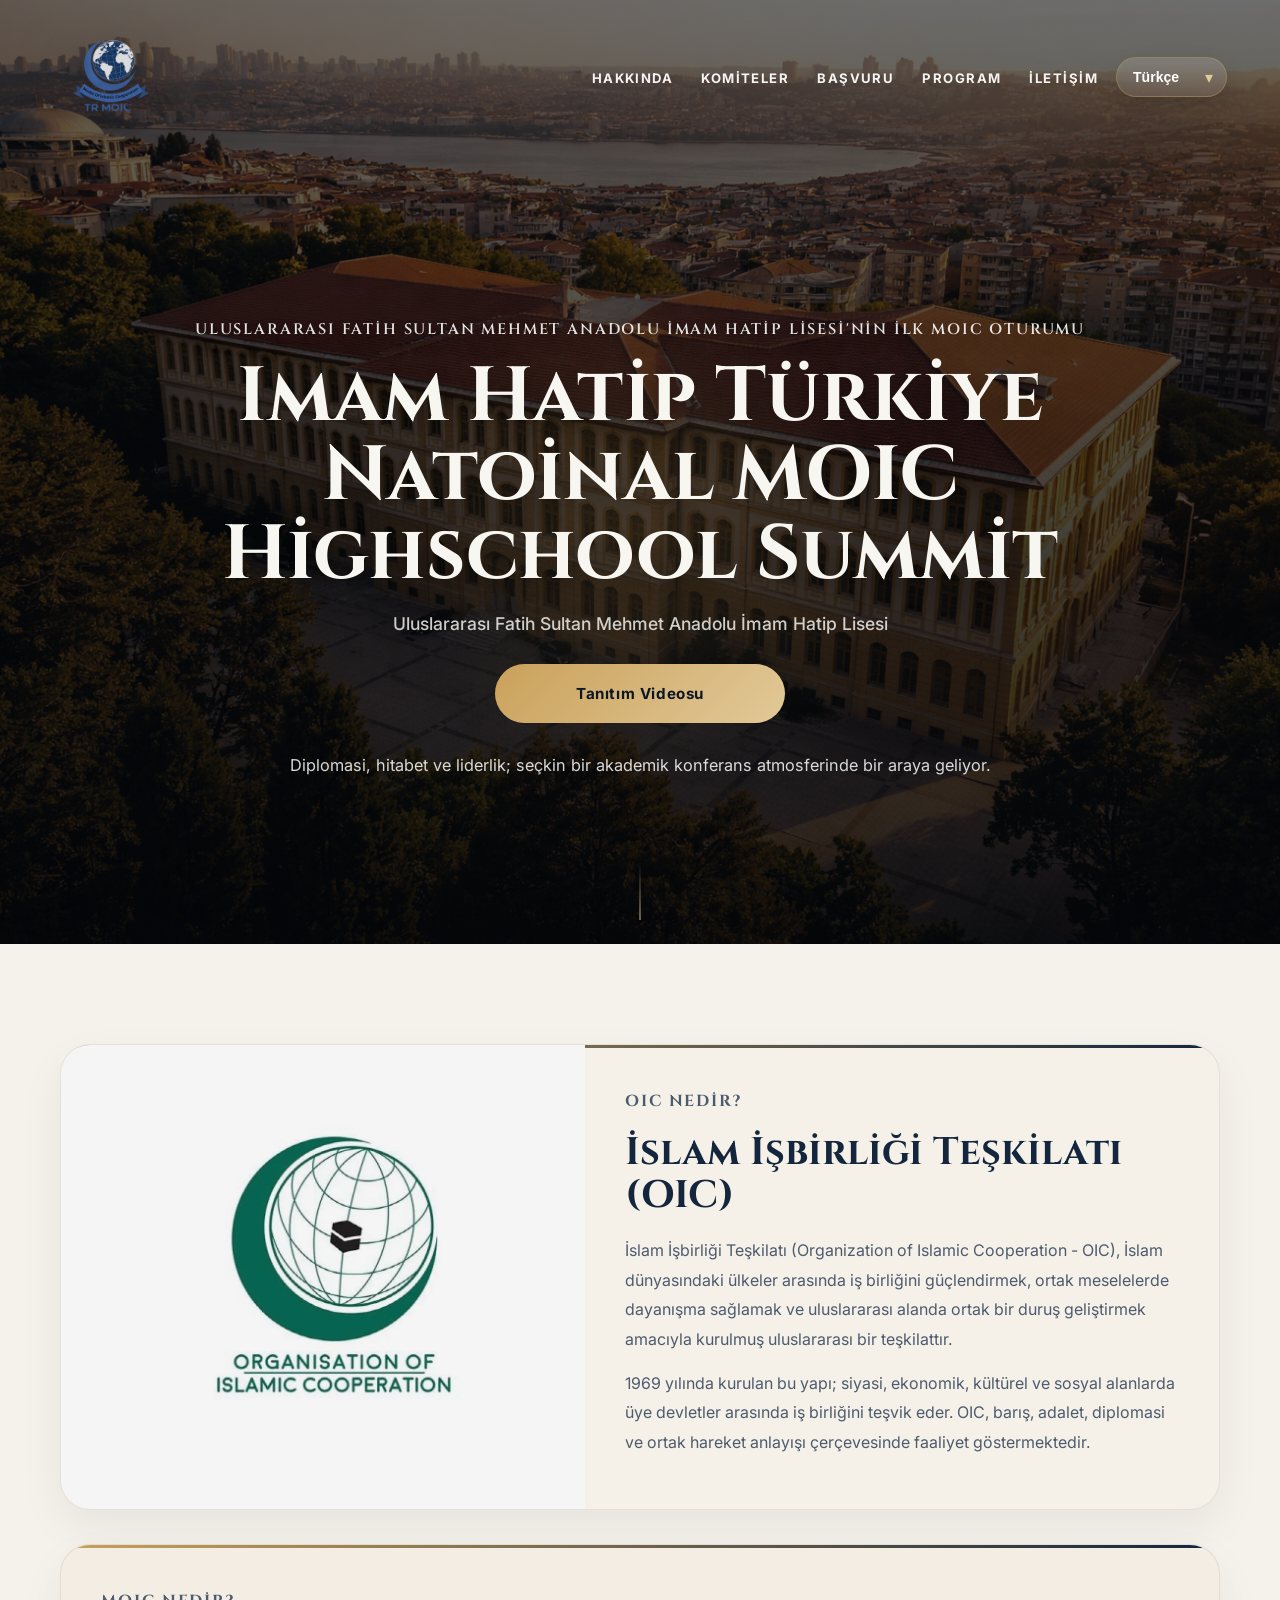
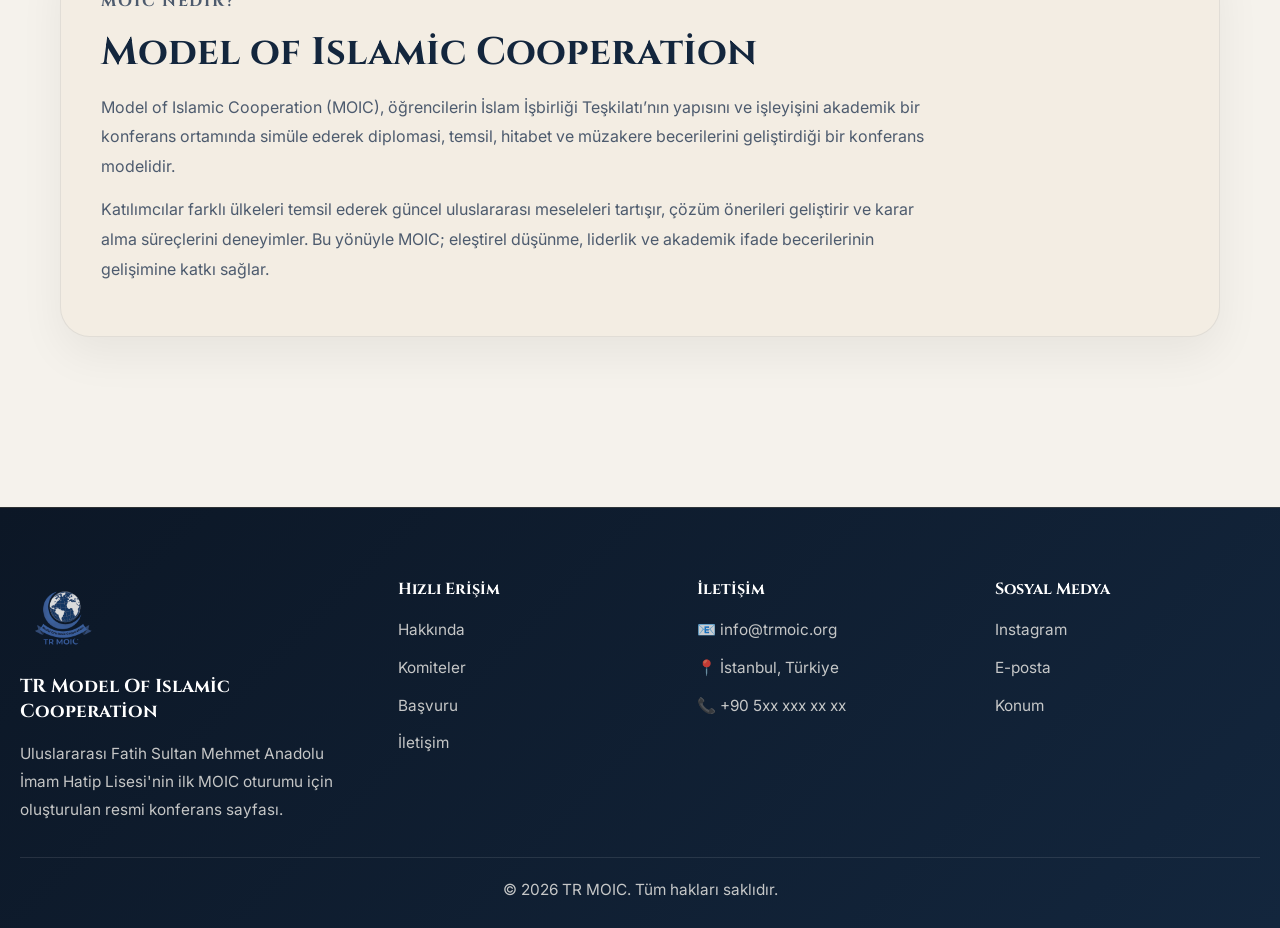
<file: index.html>
<!DOCTYPE html>
<html dir="ltr" lang="tr">
 <head>
  <meta charset="utf-8"/>
  <meta content="width=device-width, initial-scale=1.0" name="viewport"/>
  <title>
   TR MOIC
  </title>
  <link href="https://fonts.googleapis.com" rel="preconnect"/>
  <link crossorigin="" href="https://fonts.gstatic.com" rel="preconnect"/>
  <link href="https://fonts.googleapis.com/css2?family=Cinzel:wght@400;500;600;700&amp;family=Inter:wght@300;400;500;600;700&amp;family=Noto+Naskh+Arabic:wght@400;500;600;700&amp;display=swap" rel="stylesheet"/>
  <link href="styles.css" rel="stylesheet"/>
 </head>
 <body>
  <header class="hero">
   <nav class="navbar" id="navbar">
    <a aria-label="TR MOIC" class="brand" href="index.html">
     <img alt="TR MOIC Logo" class="brand-logo" src="logo.png"/>
    </a>
    <button aria-label="Menüyü aç/kapat" class="menu-toggle" id="menuToggle">
     <span>
     </span>
     <span>
     </span>
     <span>
     </span>
    </button>
    <div class="nav-right">
     <ul class="nav-links" id="navLinks">
      <li class="nav-item has-dropdown">
       <a data-i18n="nav.about" href="index.html">
        Hakkında
       </a>
       <div class="dropdown-menu">
        <a data-i18n="drop.about.one" href="ufsm.html">
         UFSM AİHL
        </a>
        <a data-i18n="drop.about.two" href="icyf.html">
         ICYF
        </a>
       </div>
      </li>
      <li class="nav-item">
  <a href="committees.html">Komiteler</a>
      </li>
<li class="nav-item">
  <a href="delegate-application.html">Başvuru</a>
</li>
     <li class="nav-item has-dropdown">
  <a href="program-flow.html">Program</a>
  <div class="dropdown-menu">
    <a href="program-flow.html">Program Akışı</a>
    <a href="rules.html">Şartlar ve Kurallar</a>
    <a href="sponsors.html">Sponsorlar</a>
    <a href="team.html">Takım</a>
  </div>
</li>
      <li class="nav-item">
       <a data-i18n="nav.contact" href="contact.html">
        İletişim
       </a>
      </li>
     </ul>
     <div class="language-switcher">
      <label class="sr-only" for="languageSelect">
       Dil seç
      </label>
      <select aria-label="Dil seç" class="language-select" id="languageSelect">
       <option value="tr">
        Türkçe
       </option>
       <option value="en">
        English
       </option>
       <option value="ar">
        العربية
       </option>
      </select>
     </div>
    </div>
   </nav>
   <div class="hero-overlay">
   </div>
   <div class="hero-content">
    <p class="eyebrow" data-i18n="hero.eyebrow">
     Uluslararası Fatih Sultan Mehmet Anadolu İmam Hatip Lisesi'nin ilk MOIC oturumu
    </p>
    <h1 data-i18n="hero.title">
     Imam Hatip Türkiye Natoinal MOIC Highschool Summit
    </h1>
    <p class="hero-date" data-i18n="hero.school">
     Uluslararası Fatih Sultan Mehmet Anadolu İmam Hatip Lisesi
    </p>
    <div class="hero-actions">
     <a class="btn btn-primary" data-i18n="hero.button" href="#register">
      Tanıtım Videosu
     </a>
    </div>
    <p class="hero-description" data-i18n="hero.description">
     Diplomasi, hitabet ve liderlik; seçkin bir akademik konferans atmosferinde bir araya geliyor.
    </p>
   </div>
   <div class="scroll-indicator">
    <span>
    </span>
   </div>
  </header>
  <main>

    <section class="info-section" id="about">

  <article class="info-card info-card-oic">
    <div class="info-card-media">
      <img src="images/OİC.jpg" alt="OIC toplantı görseli">
    </div>

    <div class="info-card-content">
      <p class="section-tag">OIC Nedir?</p>
      <h2>İslam İşbirliği Teşkilatı (OIC)</h2>
      <p>
        İslam İşbirliği Teşkilatı (Organization of Islamic Cooperation - OIC), İslam dünyasındaki ülkeler arasında iş birliğini güçlendirmek,
        ortak meselelerde dayanışma sağlamak ve uluslararası alanda ortak bir duruş geliştirmek amacıyla kurulmuş uluslararası bir teşkilattır.
      </p>
      <p>
        1969 yılında kurulan bu yapı; siyasi, ekonomik, kültürel ve sosyal alanlarda üye devletler arasında iş birliğini teşvik eder.
        OIC, barış, adalet, diplomasi ve ortak hareket anlayışı çerçevesinde faaliyet göstermektedir.
      </p>
    </div>
  </article>

  <article class="info-card info-card-moic">
    <div class="info-card-content">
      <p class="section-tag">MOIC Nedir?</p>
      <h2>Model of Islamic Cooperation</h2>
      <p>
        Model of Islamic Cooperation (MOIC), öğrencilerin İslam İşbirliği Teşkilatı’nın yapısını ve işleyişini akademik bir konferans ortamında
        simüle ederek diplomasi, temsil, hitabet ve müzakere becerilerini geliştirdiği bir konferans modelidir.
      </p>
      <p>
        Katılımcılar farklı ülkeleri temsil ederek güncel uluslararası meseleleri tartışır, çözüm önerileri geliştirir ve karar alma süreçlerini
        deneyimler. Bu yönüyle MOIC; eleştirel düşünme, liderlik ve akademik ifade becerilerinin gelişimine katkı sağlar.
      </p>
    </div>
  </article>

</section>
<footer class="site-footer" id="contact">
  <div class="footer-top">
    <div class="footer-brand">
      <img src="logo.png" alt="TR MOIC Logo" class="footer-logo" />
      <h3>TR Model Of Islamic Cooperation</h3>
      <p>
        Uluslararası Fatih Sultan Mehmet Anadolu İmam Hatip Lisesi'nin ilk MOIC oturumu için
        oluşturulan resmi konferans sayfası.
      </p>
    </div>

    <div class="footer-links">
      <h4>Hızlı Erişim</h4>
      <ul>
        <li><a href="#about">Hakkında</a></li>
        <li><a href="#committees">Komiteler</a></li>
        <li><a href="#register">Başvuru</a></li>
        <li><a href="contact.html">İletişim</a></li>
      </ul>
    </div>

    <div class="footer-contact">
      <h4>İletişim</h4>
      <ul>
        <li>📧 info@trmoic.org</li>
        <li>📍 İstanbul, Türkiye</li>
        <li>📞 +90 5xx xxx xx xx</li>
      </ul>
    </div>

    <div class="footer-social">
      <h4>Sosyal Medya</h4>
      <div class="social-links">
        <a href="#" aria-label="Instagram">Instagram</a>
        <a href="#" aria-label="E-posta">E-posta</a>
        <a href="#" aria-label="Konum">Konum</a>
      </div>
    </div>
  </div>

  <div class="footer-bottom">
    <p>© 2026 TR MOIC. Tüm hakları saklıdır.</p>
  </div>
</footer>
  </main>
  <script src="script.js">
  </script>
 </body>
</html>
</file>
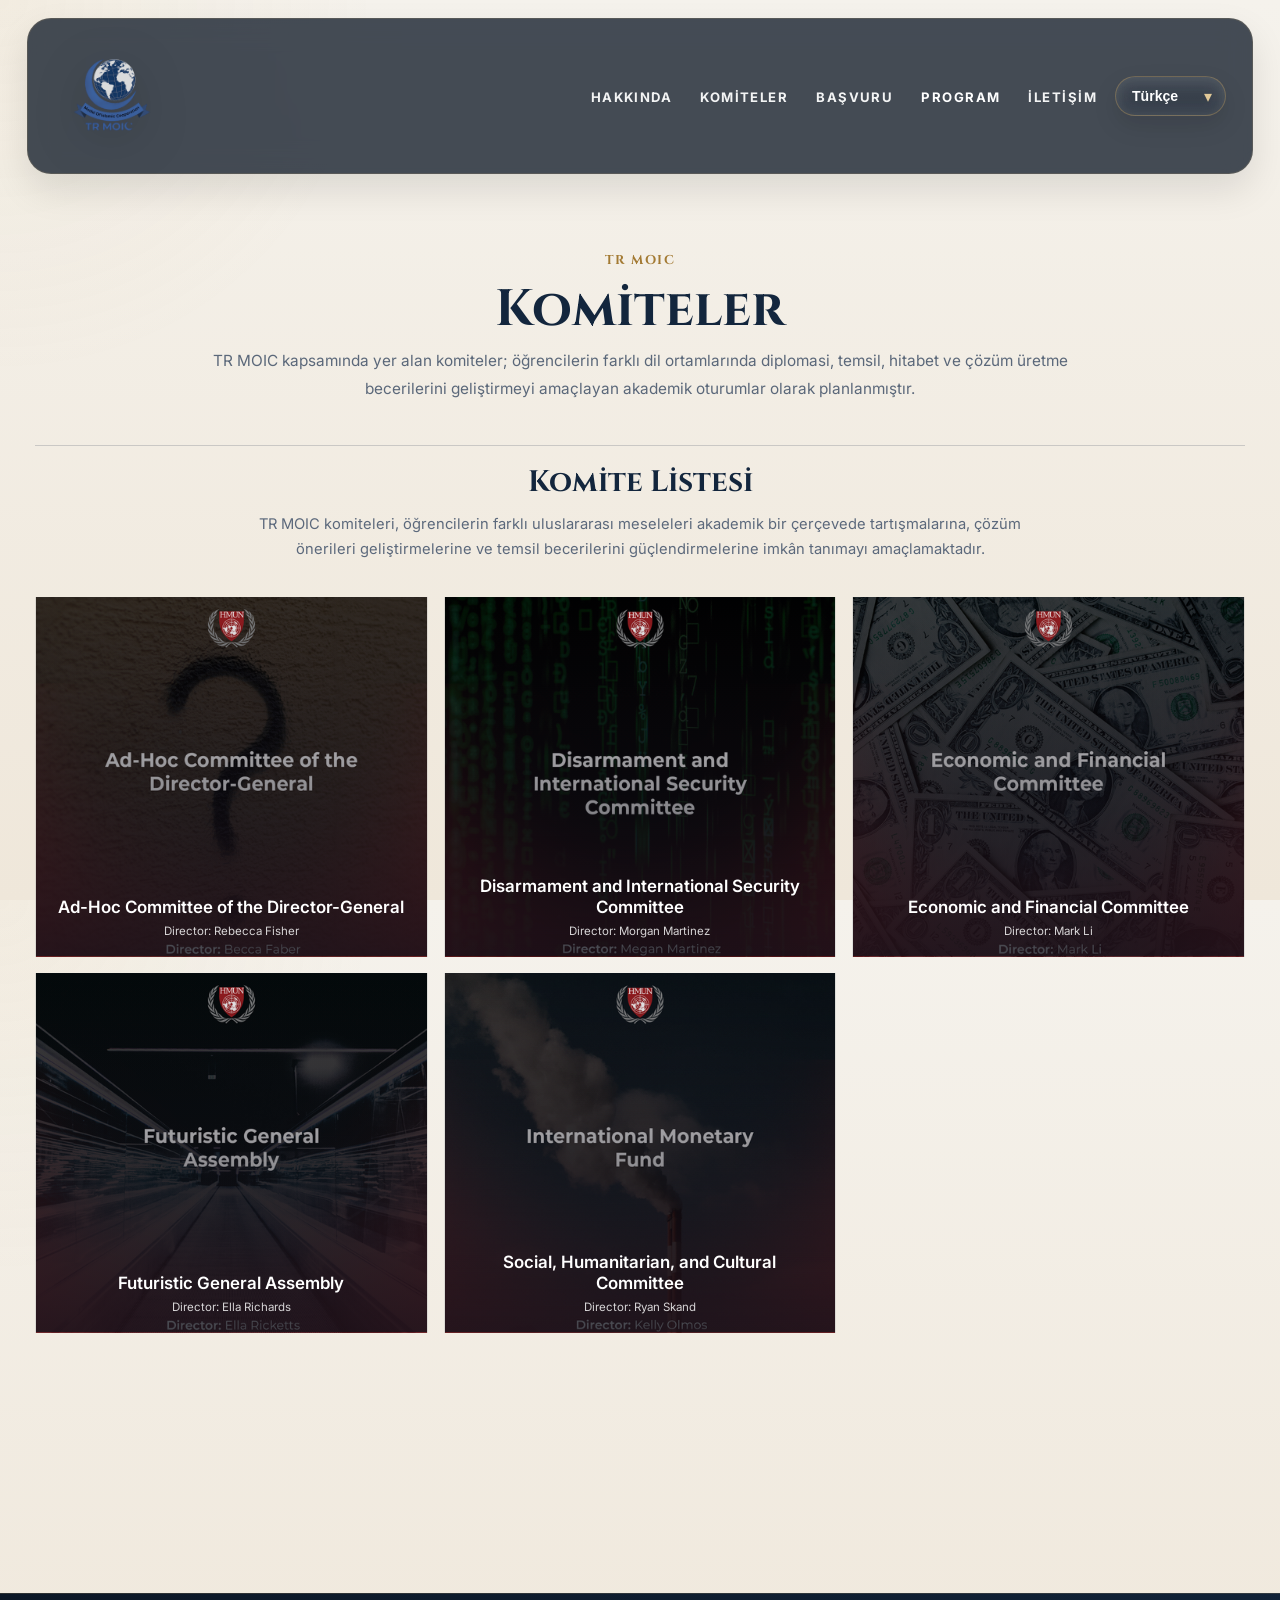
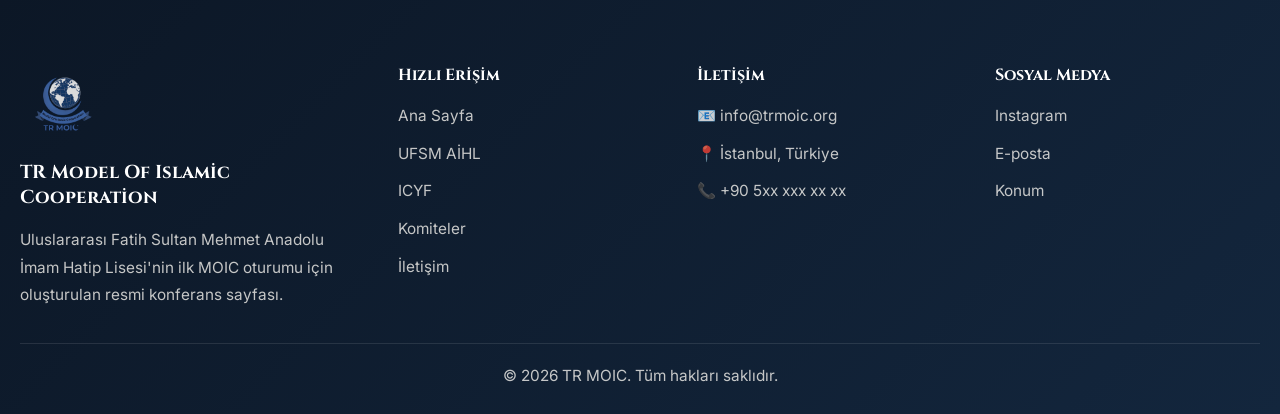
<file: committees.html>
<!DOCTYPE html>
<html lang="tr" dir="ltr">
<head>
  <meta charset="UTF-8" />
  <meta name="viewport" content="width=device-width, initial-scale=1.0" />
  <title>TR MOIC - Komiteler</title>

  <link rel="preconnect" href="https://fonts.googleapis.com" />
  <link rel="preconnect" href="https://fonts.gstatic.com" crossorigin />
  <link
    href="https://fonts.googleapis.com/css2?family=Cinzel:wght@400;500;600;700&family=Inter:wght@300;400;500;600;700&family=Noto+Naskh+Arabic:wght@400;500;600;700&display=swap"
    rel="stylesheet"
  />

  <link rel="stylesheet" href="styles.css" />
</head>
<body class="subpage-body">
  <div class="page-shell">

    <nav class="navbar inner-navbar" id="navbar">
      <a href="index.html" class="brand" aria-label="TR MOIC">
        <img src="logo.png" alt="TR MOIC Logo" class="brand-logo" />
      </a>

      <button class="menu-toggle" id="menuToggle" aria-label="Menüyü aç/kapat">
        <span></span>
        <span></span>
        <span></span>
      </button>

      <div class="nav-right">
        <ul class="nav-links" id="navLinks">
          <li class="nav-item has-dropdown">
            <a href="index.html">Hakkında</a>
            <div class="dropdown-menu">
              <a href="ufsm.html">UFSM AİHL</a>
              <a href="icyf.html">ICYF</a>
            </div>
          </li>

          <li class="nav-item has-dropdown">
            <a href="committees.html">Komiteler</a>
          </li>

          <li class="nav-item has-dropdown">
            <a href="delegate-application.html">Başvuru</a>
          </li>

          <li class="nav-item has-dropdown">
            <a href="program-flow.html" class="nav-active-link">Program</a>
            <div class="dropdown-menu">
              <a href="program-flow.html">Program Akışı</a>
              <a href="rules.html" class="nav-active-link">Şartlar ve Kurallar</a>
              <a href="sponsors.html">Sponsorlar</a>
              <a href="team.html">Takım</a>
            </div>
          </li>

          <li class="nav-item">
            <a href="contact.html">İletişim</a>
          </li>
        </ul>

        <div class="language-switcher">
          <label for="languageSelect" class="sr-only">Dil seç</label>
          <select id="languageSelect" class="language-select" aria-label="Dil seç">
            <option value="tr">Türkçe</option>
            <option value="en">English</option>
            <option value="ar">العربية</option>
          </select>
        </div>
      </div>
    </nav>

    <main class="subpage-main committees-page">
      <section class="committees-hero">
        <p class="section-tag">TR MOIC</p>
        <h1>Komiteler</h1>
        <p class="committees-intro">
          TR MOIC kapsamında yer alan komiteler; öğrencilerin farklı dil ortamlarında diplomasi, temsil,
          hitabet ve çözüm üretme becerilerini geliştirmeyi amaçlayan akademik oturumlar olarak planlanmıştır.
        </p>
      </section>

<section class="committees-grid-section">
  <div class="committees-category">
    <h2 class="committee-group-title">Komite Listesi</h2>
    <p class="committee-group-text">
      TR MOIC komiteleri, öğrencilerin farklı uluslararası meseleleri akademik bir çerçevede tartışmalarına,
      çözüm önerileri geliştirmelerine ve temsil becerilerini güçlendirmelerine imkân tanımayı amaçlamaktadır.
    </p>
  </div>

  <div class="committees-grid committees-grid-five">

    <a href="committee-1.html" class="committee-tile committee-tile-1">
      <div class="committee-tile-overlay"></div>
      <div class="committee-tile-content">
        <h3>Ad-Hoc Committee of the Director-General</h3>
        <span>Director: Rebecca Fisher</span>
      </div>
    </a>

    <a href="committee-2.html" class="committee-tile committee-tile-2">
      <div class="committee-tile-overlay"></div>
      <div class="committee-tile-content">
        <h3>Disarmament and International Security Committee</h3>
        <span>Director: Morgan Martinez</span>
      </div>
    </a>

    <a href="committee-3.html" class="committee-tile committee-tile-3">
      <div class="committee-tile-overlay"></div>
      <div class="committee-tile-content">
        <h3>Economic and Financial Committee</h3>
        <span>Director: Mark Li</span>
      </div>
    </a>

    <a href="committee-4.html" class="committee-tile committee-tile-4">
      <div class="committee-tile-overlay"></div>
      <div class="committee-tile-content">
        <h3>Futuristic General Assembly</h3>
        <span>Director: Ella Richards</span>
      </div>
    </a>

    <a href="committee-5.html" class="committee-tile committee-tile-5">
      <div class="committee-tile-overlay"></div>
      <div class="committee-tile-content">
        <h3>Social, Humanitarian, and Cultural Committee</h3>
        <span>Director: Ryan Skand</span>
      </div>
    </a>

  </div>
</section>
    </main>

    <footer class="site-footer">
      <div class="footer-top">
        <div class="footer-brand">
          <img src="logo.png" alt="TR MOIC Logo" class="footer-logo" />
          <h3>TR Model Of Islamic Cooperation</h3>
          <p>
            Uluslararası Fatih Sultan Mehmet Anadolu İmam Hatip Lisesi'nin ilk MOIC oturumu için oluşturulan resmi konferans sayfası.
          </p>
        </div>

        <div class="footer-links">
          <h4>Hızlı Erişim</h4>
          <ul>
            <li><a href="index.html">Ana Sayfa</a></li>
            <li><a href="ufsm.html">UFSM AİHL</a></li>
            <li><a href="icyf.html">ICYF</a></li>
            <li><a href="committees.html">Komiteler</a></li>
            <li><a href="contact.html">İletişim</a></li>
          </ul>
        </div>

        <div class="footer-contact">
          <h4>İletişim</h4>
          <ul>
            <li>📧 info@trmoic.org</li>
            <li>📍 İstanbul, Türkiye</li>
            <li>📞 +90 5xx xxx xx xx</li>
          </ul>
        </div>

        <div class="footer-social">
          <h4>Sosyal Medya</h4>
          <div class="social-links">
            <a href="#">Instagram</a>
            <a href="#">E-posta</a>
            <a href="#">Konum</a>
          </div>
        </div>
      </div>

      <div class="footer-bottom">
        <p>© 2026 TR MOIC. Tüm hakları saklıdır.</p>
      </div>
    </footer>

  </div>

  <script src="script.js"></script>
</body>
</html>
</file>
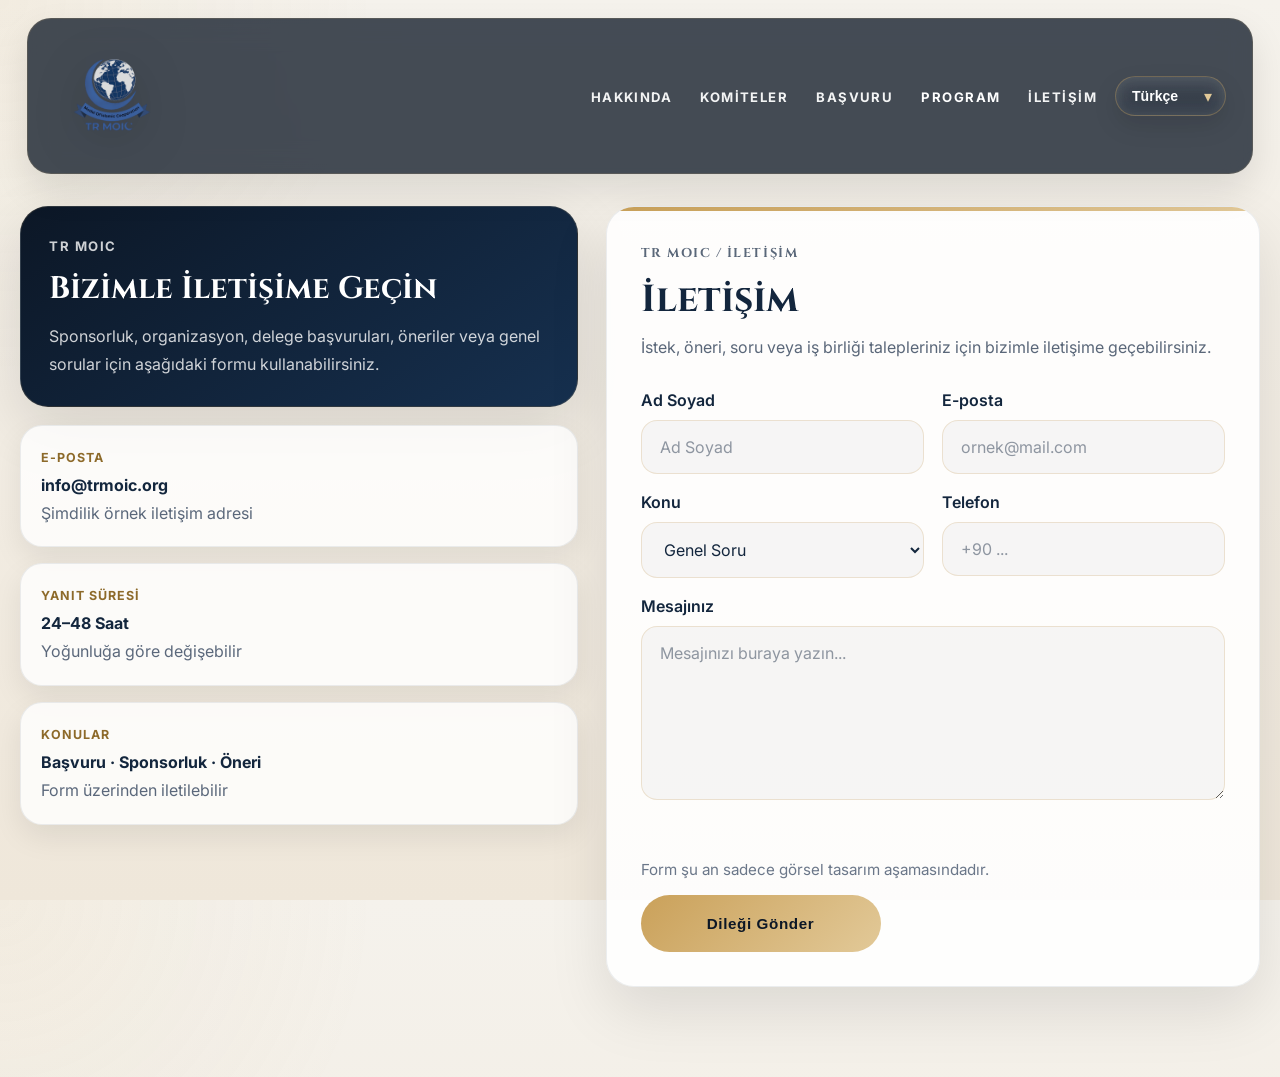
<file: contact.html>
<!DOCTYPE html>
<html dir="ltr" lang="tr">
<head>
  <meta charset="utf-8" />
  <meta content="width=device-width, initial-scale=1.0" name="viewport" />
  <title>TR MOIC - İletişim</title>

  <link rel="preconnect" href="https://fonts.googleapis.com" />
  <link rel="preconnect" href="https://fonts.gstatic.com" crossorigin />
  <link
    href="https://fonts.googleapis.com/css2?family=Cinzel:wght@400;500;600;700&family=Inter:wght@300;400;500;600;700&family=Noto+Naskh+Arabic:wght@400;500;600;700&display=swap"
    rel="stylesheet"
  />
  <link href="styles.css" rel="stylesheet" />
</head>

<body class="contact-page-body">
  <div class="page-shell">
    <nav class="navbar inner-navbar" id="navbar">
      <a href="index.html" class="brand" aria-label="TR MOIC">
        <img src="logo.png" alt="TR MOIC Logo" class="brand-logo" />
      </a>

      <button class="menu-toggle" id="menuToggle" aria-label="Menüyü aç/kapat">
        <span></span>
        <span></span>
        <span></span>
      </button>

      <div class="nav-right">
        <ul class="nav-links" id="navLinks">
          <li class="nav-item has-dropdown">
            <a href="index.html">Hakkında</a>
            <div class="dropdown-menu">
              <a href="ufsm.html">UFSM AİHL</a>
              <a href="icyf.html">ICYF</a>
            </div>
          </li>

          <li class="nav-item has-dropdown">
            <a href="committees.html">Komiteler</a>
          </li>

          <li class="nav-item has-dropdown">
            <a href="delegate-application.html">Başvuru</a>
          </li>

          <li class="nav-item has-dropdown">
            <a href="program-flow.html" class="nav-active-link">Program</a>
            <div class="dropdown-menu">
              <a href="program-flow.html">Program Akışı</a>
              <a href="rules.html" class="nav-active-link">Şartlar ve Kurallar</a>
              <a href="sponsors.html">Sponsorlar</a>
              <a href="team.html">Takım</a>
            </div>
          </li>

          <li class="nav-item">
            <a href="contact.html">İletişim</a>
          </li>
        </ul>

        <div class="language-switcher">
          <label for="languageSelect" class="sr-only">Dil seç</label>
          <select id="languageSelect" class="language-select" aria-label="Dil seç">
            <option value="tr">Türkçe</option>
            <option value="en">English</option>
            <option value="ar">العربية</option>
          </select>
        </div>
      </div>
    </nav>

    <main class="contact-page">
      <section class="contact-layout">
        <aside class="contact-info-panel">
          <div class="contact-info-card">
            <p class="contact-info-label">TR MOIC</p>
            <h2>Bizimle İletişime Geçin</h2>
            <p>
              Sponsorluk, organizasyon, delege başvuruları, öneriler veya genel
              sorular için aşağıdaki formu kullanabilirsiniz.
            </p>
          </div>

          <div class="contact-mini-grid">
            <div class="contact-mini-card">
              <span class="mini-card-title">E-posta</span>
              <strong>info@trmoic.org</strong>
              <p>Şimdilik örnek iletişim adresi</p>
            </div>

            <div class="contact-mini-card">
              <span class="mini-card-title">Yanıt Süresi</span>
              <strong>24–48 Saat</strong>
              <p>Yoğunluğa göre değişebilir</p>
            </div>

            <div class="contact-mini-card">
              <span class="mini-card-title">Konular</span>
              <strong>Başvuru · Sponsorluk · Öneri</strong>
              <p>Form üzerinden iletilebilir</p>
            </div>
          </div>
        </aside>

        <section class="contact-form-card contact-form-card-premium">
          <div class="contact-form-head">
            <p class="section-tag">TR MOIC / İletişim</p>
            <h2>İletişim</h2>
            <p>
              İstek, öneri, soru veya iş birliği talepleriniz için bizimle
              iletişime geçebilirsiniz.
            </p>
          </div>

          <form class="contact-form" id="contactForm">
            <div class="form-grid">
              <div class="field">
                <label for="name" data-i18n="contact.name">Ad Soyad</label>
                <input
                  id="name"
                  type="text"
                  placeholder="Ad Soyad"
                  data-i18n-placeholder="contact.name.placeholder"
                />
              </div>

              <div class="field">
                <label for="email" data-i18n="contact.email">E-posta</label>
                <input
                  id="email"
                  type="email"
                  placeholder="ornek@mail.com"
                  data-i18n-placeholder="contact.email.placeholder"
                />
              </div>

              <div class="field">
                <label for="topic" data-i18n="contact.topic">Konu</label>
                <select id="topic">
                  <option data-i18n="contact.option.one">Genel Soru</option>
                  <option data-i18n="contact.option.two">Şikayet</option>
                  <option data-i18n="contact.option.three">Öneri</option>
                  <option data-i18n="contact.option.four">Sponsorluk</option>
                </select>
              </div>

              <div class="field">
                <label for="phone" data-i18n="contact.phone">Telefon</label>
                <input
                  id="phone"
                  type="text"
                  placeholder="+90 ..."
                  data-i18n-placeholder="contact.phone.placeholder"
                />
              </div>
            </div>

            <div class="field field-full">
              <label for="message" data-i18n="contact.message">Mesajınız</label>
              <textarea
                id="message"
                rows="7"
                placeholder="Mesajınızı buraya yazın..."
                data-i18n-placeholder="contact.message.placeholder"
              ></textarea>
            </div>

            <p id="formStatus" class="form-status"></p>

            <div class="form-actions form-actions-split">
              <p class="form-note">Form şu an sadece görsel tasarım aşamasındadır.</p>
              <button type="submit" class="btn btn-primary form-btn" data-i18n="contact.button">
                Dileği Gönder
              </button>
            </div>
          </form>
        </section>
      </section>
    </main>
  </div>

  <script src="script.js"></script>
</body>
</html>
</file>
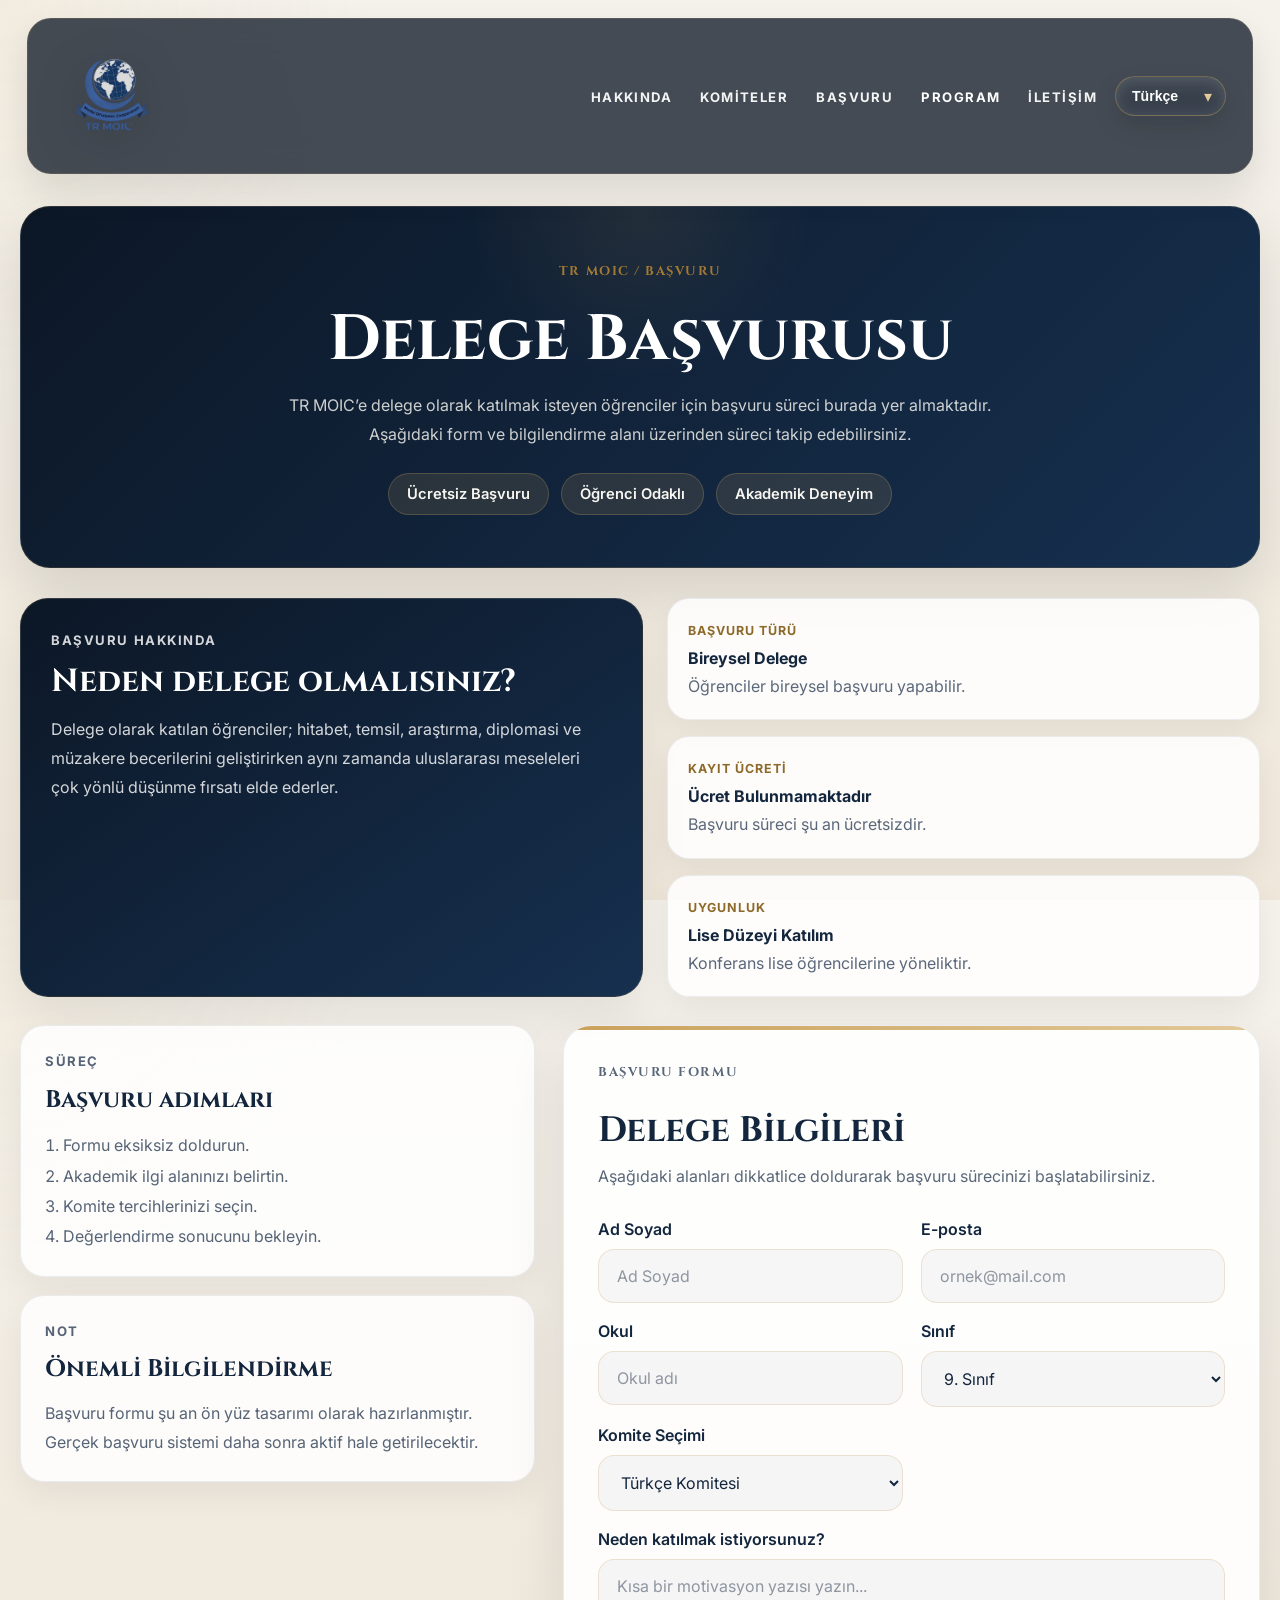
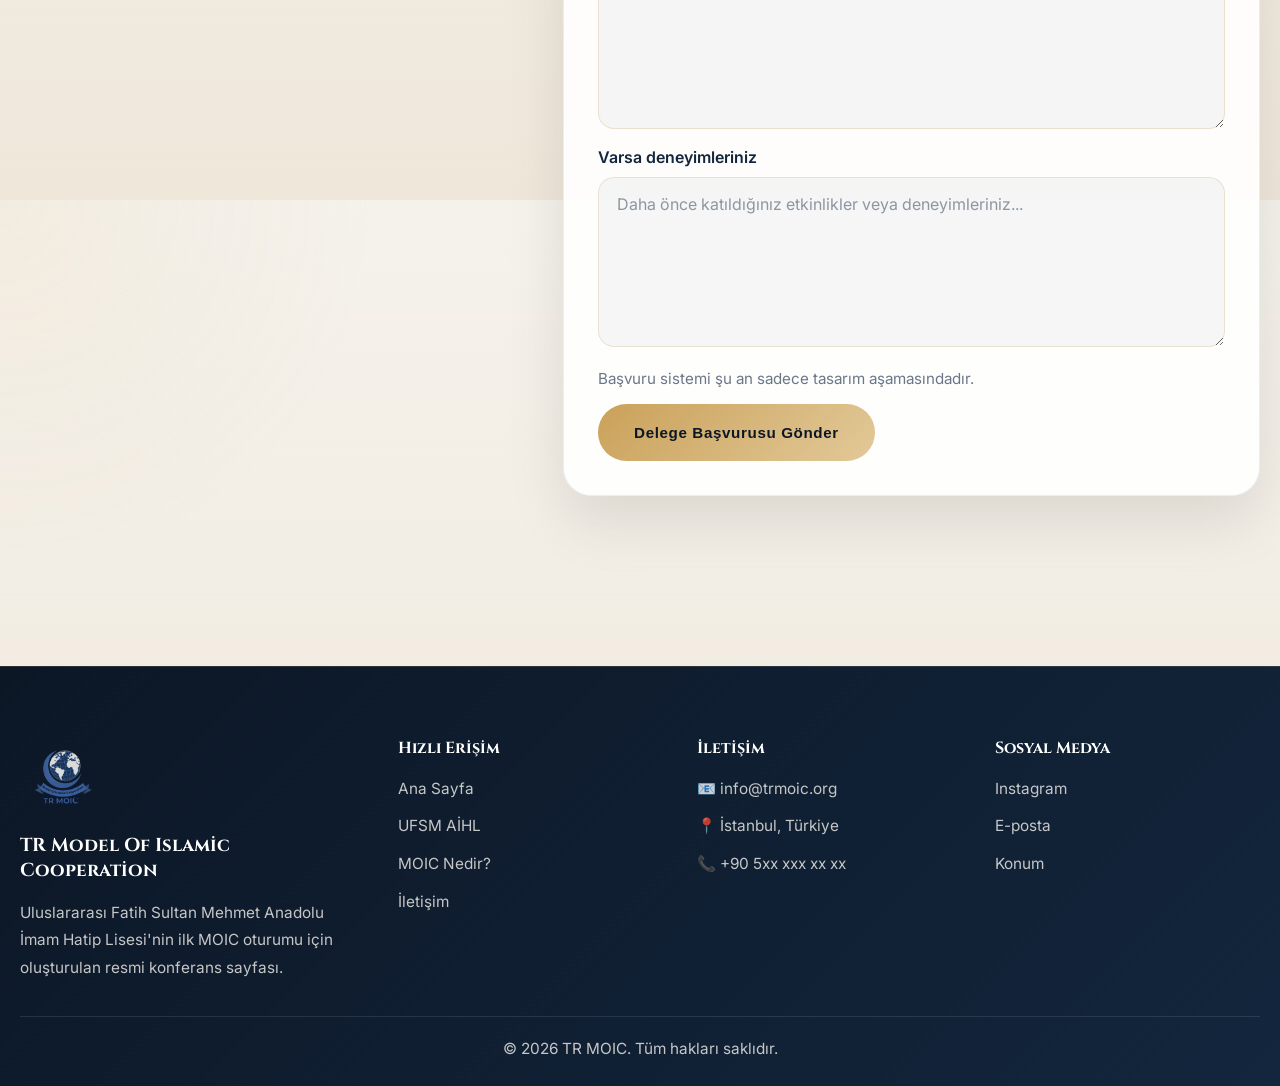
<file: delegate-application.html>
<!DOCTYPE html>
<html lang="tr" dir="ltr">
<head>
  <meta charset="UTF-8" />
  <meta name="viewport" content="width=device-width, initial-scale=1.0" />
  <title>TR MOIC - Delege Başvurusu</title>

  <link rel="preconnect" href="https://fonts.googleapis.com" />
  <link rel="preconnect" href="https://fonts.gstatic.com" crossorigin />
  <link
    href="https://fonts.googleapis.com/css2?family=Cinzel:wght@400;500;600;700&family=Inter:wght@300;400;500;600;700&family=Noto+Naskh+Arabic:wght@400;500;600;700&display=swap"
    rel="stylesheet"
  />

  <link rel="stylesheet" href="styles.css" />
</head>
<body class="subpage-body">
  <div class="page-shell">
    <nav class="navbar inner-navbar" id="navbar">
      <a href="index.html" class="brand" aria-label="TR MOIC">
        <img src="logo.png" alt="TR MOIC Logo" class="brand-logo" />
      </a>

      <button class="menu-toggle" id="menuToggle" aria-label="Menüyü aç/kapat">
        <span></span>
        <span></span>
        <span></span>
      </button>

      <div class="nav-right">
        <ul class="nav-links" id="navLinks">
          <li class="nav-item has-dropdown">
            <a href="index.html">Hakkında</a>
            <div class="dropdown-menu">
              <a href="ufsm.html">UFSM AİHL</a>
              <a href="icyf.html">ICYF</a>
            </div>
          </li>

          <li class="nav-item has-dropdown">
            <a href="committees.html">Komiteler</a>
          </li>

          <li class="nav-item has-dropdown">
            <a href="delegate-application.html">Başvuru</a>
          </li>

          <li class="nav-item has-dropdown">
            <a href="program-flow.html" class="nav-active-link">Program</a>
            <div class="dropdown-menu">
              <a href="program-flow.html">Program Akışı</a>
              <a href="rules.html" class="nav-active-link">Şartlar ve Kurallar</a>
              <a href="sponsors.html">Sponsorlar</a>
              <a href="team.html">Takım</a>
            </div>
          </li>

          <li class="nav-item">
            <a href="contact.html">İletişim</a>
          </li>
        </ul>

        <div class="language-switcher">
          <label for="languageSelect" class="sr-only">Dil seç</label>
          <select id="languageSelect" class="language-select" aria-label="Dil seç">
            <option value="tr">Türkçe</option>
            <option value="en">English</option>
            <option value="ar">العربية</option>
          </select>
        </div>
      </div>
    </nav>

    <main class="application-page">
      <section class="application-hero">
        <div class="application-hero-inner">
          <p class="section-tag">TR MOIC / Başvuru</p>
          <h1>Delege Başvurusu</h1>
          <p class="application-hero-text">
            TR MOIC’e delege olarak katılmak isteyen öğrenciler için başvuru süreci burada yer almaktadır.
            Aşağıdaki form ve bilgilendirme alanı üzerinden süreci takip edebilirsiniz.
          </p>

          <div class="application-hero-badges">
            <span>Ücretsiz Başvuru</span>
            <span>Öğrenci Odaklı</span>
            <span>Akademik Deneyim</span>
          </div>
        </div>
      </section>

      <section class="application-overview">
        <div class="application-info-card application-info-card-accent">
          <p class="application-card-kicker">Başvuru Hakkında</p>
          <h2>Neden delege olmalısınız?</h2>
          <p>
            Delege olarak katılan öğrenciler; hitabet, temsil, araştırma, diplomasi ve müzakere becerilerini
            geliştirirken aynı zamanda uluslararası meseleleri çok yönlü düşünme fırsatı elde ederler.
          </p>
        </div>

        <div class="application-mini-grid">
          <div class="application-mini-card">
            <span class="mini-card-title">Başvuru Türü</span>
            <strong>Bireysel Delege</strong>
            <p>Öğrenciler bireysel başvuru yapabilir.</p>
          </div>

          <div class="application-mini-card">
            <span class="mini-card-title">Kayıt Ücreti</span>
            <strong>Ücret Bulunmamaktadır</strong>
            <p>Başvuru süreci şu an ücretsizdir.</p>
          </div>

          <div class="application-mini-card">
            <span class="mini-card-title">Uygunluk</span>
            <strong>Lise Düzeyi Katılım</strong>
            <p>Konferans lise öğrencilerine yöneliktir.</p>
          </div>
        </div>
      </section>

      <section class="application-layout">
        <aside class="application-sidebar">
          <div class="application-sidebar-card">
            <p class="application-card-kicker">Süreç</p>
            <h3>Başvuru adımları</h3>
            <ol class="application-steps">
              <li>Formu eksiksiz doldurun.</li>
              <li>Akademik ilgi alanınızı belirtin.</li>
              <li>Komite tercihlerinizi seçin.</li>
              <li>Değerlendirme sonucunu bekleyin.</li>
            </ol>
          </div>

          <div class="application-sidebar-card">
            <p class="application-card-kicker">Not</p>
            <h3>Önemli Bilgilendirme</h3>
            <p>
              Başvuru formu şu an ön yüz tasarımı olarak hazırlanmıştır.
              Gerçek başvuru sistemi daha sonra aktif hale getirilecektir.
            </p>
          </div>
        </aside>

        <section class="application-form-card">
          <div class="application-form-head">
            <p class="section-tag">Başvuru Formu</p>
            <h2>Delege Bilgileri</h2>
            <p>
              Aşağıdaki alanları dikkatlice doldurarak başvuru sürecinizi başlatabilirsiniz.
            </p>
          </div>

          <form class="application-form">
            <div class="form-grid">
              <div class="field">
                <label for="fullName">Ad Soyad</label>
                <input id="fullName" type="text" placeholder="Ad Soyad" />
              </div>

              <div class="field">
                <label for="email">E-posta</label>
                <input id="email" type="email" placeholder="ornek@mail.com" />
              </div>

              <div class="field">
                <label for="school">Okul</label>
                <input id="school" type="text" placeholder="Okul adı" />
              </div>

              <div class="field">
                <label for="grade">Sınıf</label>
                <select id="grade">
                  <option>9. Sınıf</option>
                  <option>10. Sınıf</option>
                  <option>11. Sınıf</option>
                  <option>12. Sınıf</option>
                </select>
              </div>

              <div class="field">
                <label for="committee1">Komite Seçimi</label>
                <select id="committee1">
                  <option>Türkçe Komitesi</option>
                  <option>İngilizce Komitesi</option>
                  <option>Arapça Komitesi</option>
                </select>
              </div>
            </div>

            <div class="field field-full">
              <label for="motivation">Neden katılmak istiyorsunuz?</label>
              <textarea id="motivation" rows="6" placeholder="Kısa bir motivasyon yazısı yazın..."></textarea>
            </div>

            <div class="field field-full">
              <label for="experience">Varsa deneyimleriniz</label>
              <textarea id="experience" rows="5" placeholder="Daha önce katıldığınız etkinlikler veya deneyimleriniz..."></textarea>
            </div>

            <div class="form-actions form-actions-split">
              <p class="form-note">Başvuru sistemi şu an sadece tasarım aşamasındadır.</p>
              <button type="button" class="btn btn-primary form-btn">Delege Başvurusu Gönder</button>
            </div>
          </form>
        </section>
      </section>
    </main>

    <footer class="site-footer">
      <div class="footer-top">
        <div class="footer-brand">
          <img src="logo.png" alt="TR MOIC Logo" class="footer-logo" />
          <h3>TR Model Of Islamic Cooperation</h3>
          <p>
            Uluslararası Fatih Sultan Mehmet Anadolu İmam Hatip Lisesi'nin ilk MOIC oturumu için
            oluşturulan resmi konferans sayfası.
          </p>
        </div>

        <div class="footer-links">
          <h4>Hızlı Erişim</h4>
          <ul>
            <li><a href="index.html">Ana Sayfa</a></li>
            <li><a href="ufsm.html">UFSM AİHL</a></li>
            <li><a href="moic.html">MOIC Nedir?</a></li>
            <li><a href="contact.html">İletişim</a></li>
          </ul>
        </div>

        <div class="footer-contact">
          <h4>İletişim</h4>
          <ul>
            <li>📧 info@trmoic.org</li>
            <li>📍 İstanbul, Türkiye</li>
            <li>📞 +90 5xx xxx xx xx</li>
          </ul>
        </div>

        <div class="footer-social">
          <h4>Sosyal Medya</h4>
          <div class="social-links">
            <a href="#">Instagram</a>
            <a href="#">E-posta</a>
            <a href="#">Konum</a>
          </div>
        </div>
      </div>

      <div class="footer-bottom">
        <p>© 2026 TR MOIC. Tüm hakları saklıdır.</p>
      </div>
    </footer>
  </div>

  <script src="script.js"></script>
</body>
</html>
</file>
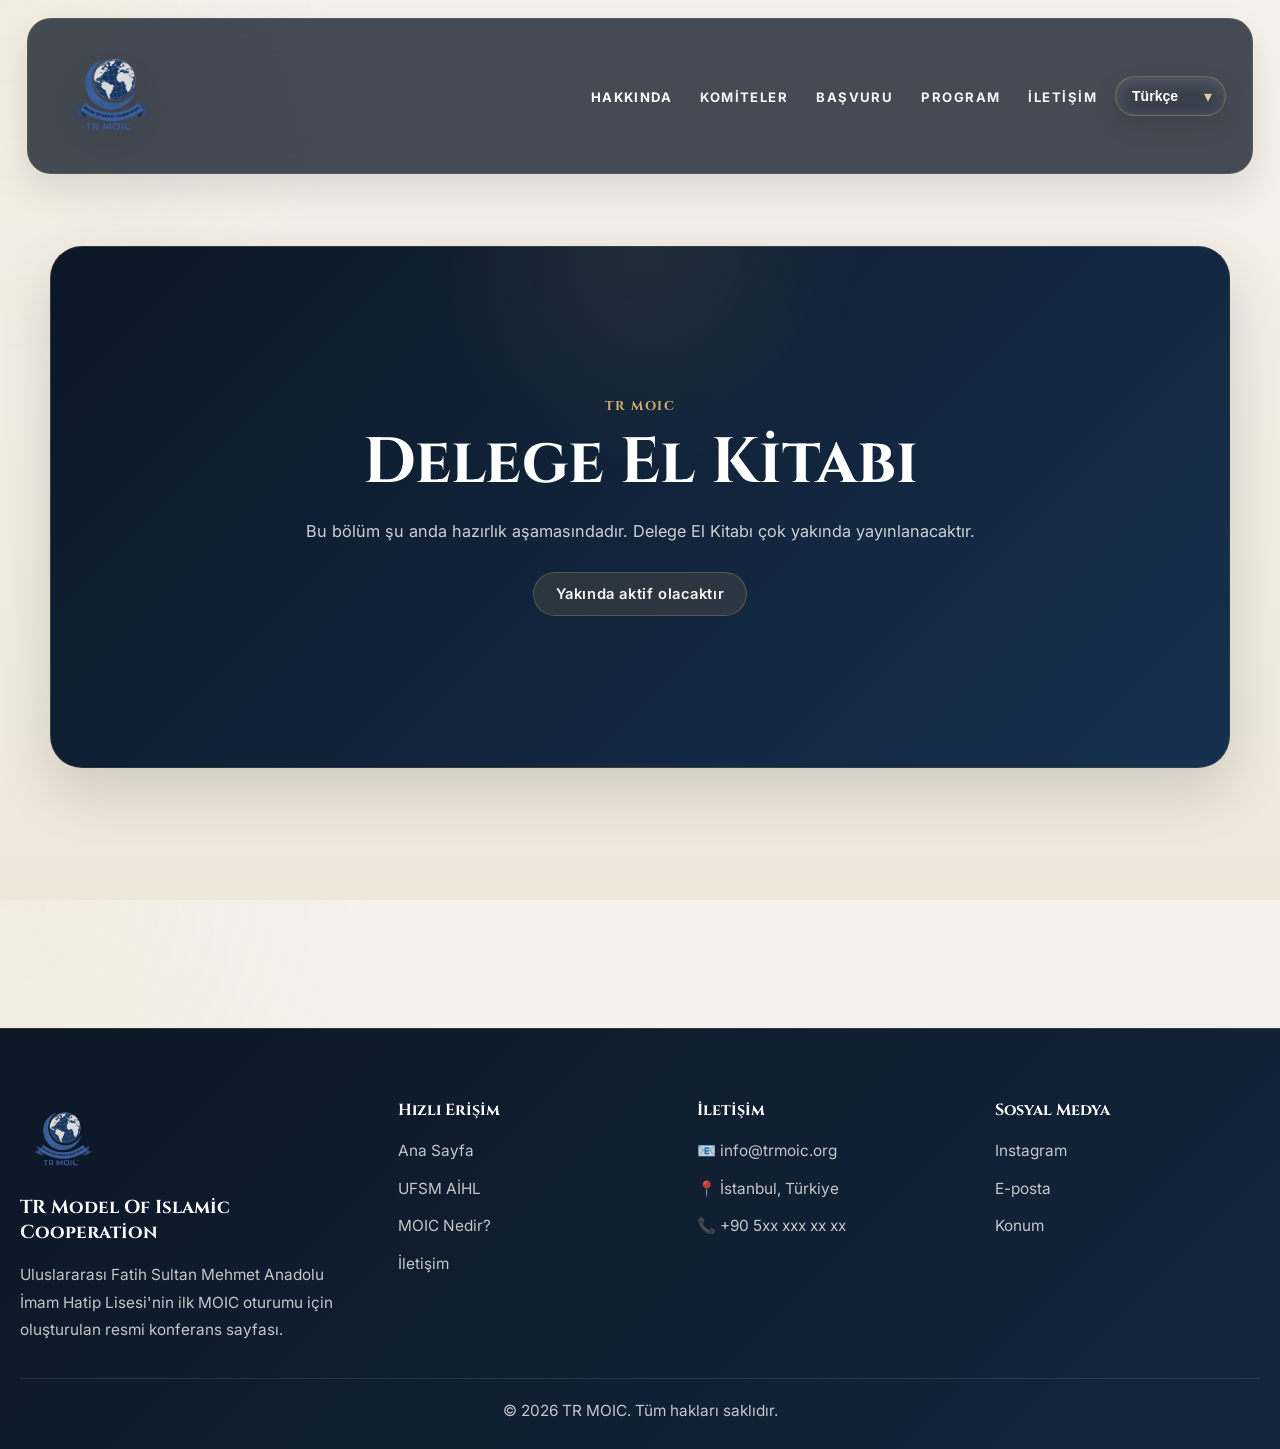
<file: delegate-handbook.html>
<!DOCTYPE html>
<html lang="tr" dir="ltr">
<head>
  <meta charset="UTF-8" />
  <meta name="viewport" content="width=device-width, initial-scale=1.0" />
  <title>TR MOIC - Delege El Kitabı</title>

  <link rel="preconnect" href="https://fonts.googleapis.com" />
  <link rel="preconnect" href="https://fonts.gstatic.com" crossorigin />
  <link
    href="https://fonts.googleapis.com/css2?family=Cinzel:wght@400;500;600;700&family=Inter:wght@300;400;500;600;700&family=Noto+Naskh+Arabic:wght@400;500;600;700&display=swap"
    rel="stylesheet"
  />

  <link rel="stylesheet" href="styles.css" />
</head>
<body class="subpage-body">
  <div class="page-shell">
    <nav class="navbar inner-navbar" id="navbar">
      <a href="index.html" class="brand" aria-label="TR MOIC">
        <img src="logo.png" alt="TR MOIC Logo" class="brand-logo" />
      </a>

      <button class="menu-toggle" id="menuToggle" aria-label="Menüyü aç/kapat">
        <span></span>
        <span></span>
        <span></span>
      </button>

      <div class="nav-right">
        <ul class="nav-links" id="navLinks">
          <li class="nav-item has-dropdown">
            <a href="about.html" class="nav-active-link">Hakkında</a>
            <div class="dropdown-menu">
              <a href="ufsm.html">UFSM AİHL Nedir</a>
              <a href="moic.html">MOIC Nedir</a>
              <a href="sponsor-handbook.html">Sponsor El Kitabı</a>
              <a href="delegate-handbook.html" class="nav-active-link">Delege El Kitabı</a>
            </div>
          </li>

          <li class="nav-item has-dropdown">
            <a href="committees.html">Komiteler</a>
            <div class="dropdown-menu">
              <a href="#">Türkçe Komitesi</a>
              <a href="#">Arapça Komitesi</a>
              <a href="#">İngilizce Komitesi</a>
            </div>
          </li>

          <li class="nav-item has-dropdown">
            <a href="applications.html">Başvuru</a>
            <div class="dropdown-menu">
              <a href="organization-application.html">Organizasyon Başvuruları</a>
              <a href="delegate-application.html">Delege Başvuruları</a>
            </div>
          </li>

          <li class="nav-item has-dropdown">
            <a href="program.html">Program</a>
            <div class="dropdown-menu">
              <a href="awards.html">Ödüller</a>
              <a href="program-flow.html">Program Akışı</a>
              <a href="rules.html">Şartlar ve Kurallar</a>
              <a href="sponsors.html">Sponsorlar</a>
            </div>
          </li>

          <li class="nav-item">
            <a href="contact.html">İletişim</a>
          </li>
        </ul>

        <div class="language-switcher">
          <label for="languageSelect" class="sr-only">Dil seç</label>
          <select id="languageSelect" class="language-select" aria-label="Dil seç">
            <option value="tr">Türkçe</option>
            <option value="en">English</option>
            <option value="ar">العربية</option>
          </select>
        </div>
      </div>
    </nav>

    <main class="subpage-main">
      <section class="coming-soon-section">
        <div class="coming-soon-box">
          <p class="section-tag">TR MOIC</p>
          <h1>Delege El Kitabı</h1>
          <p class="coming-soon-text">
            Bu bölüm şu anda hazırlık aşamasındadır.
            Delege El Kitabı çok yakında yayınlanacaktır.
          </p>

          <div class="coming-soon-note">
            <span>Yakında aktif olacaktır</span>
          </div>
        </div>
      </section>
    </main>

    <footer class="site-footer">
      <div class="footer-top">
        <div class="footer-brand">
          <img src="logo.png" alt="TR MOIC Logo" class="footer-logo" />
          <h3>TR Model Of Islamic Cooperation</h3>
          <p>
            Uluslararası Fatih Sultan Mehmet Anadolu İmam Hatip Lisesi'nin ilk MOIC oturumu için
            oluşturulan resmi konferans sayfası.
          </p>
        </div>

        <div class="footer-links">
          <h4>Hızlı Erişim</h4>
          <ul>
            <li><a href="index.html">Ana Sayfa</a></li>
            <li><a href="ufsm.html">UFSM AİHL</a></li>
            <li><a href="moic.html">MOIC Nedir?</a></li>
            <li><a href="contact.html">İletişim</a></li>
          </ul>
        </div>

        <div class="footer-contact">
          <h4>İletişim</h4>
          <ul>
            <li>📧 info@trmoic.org</li>
            <li>📍 İstanbul, Türkiye</li>
            <li>📞 +90 5xx xxx xx xx</li>
          </ul>
        </div>

        <div class="footer-social">
          <h4>Sosyal Medya</h4>
          <div class="social-links">
            <a href="#">Instagram</a>
            <a href="#">E-posta</a>
            <a href="#">Konum</a>
          </div>
        </div>
      </div>

      <div class="footer-bottom">
        <p>© 2026 TR MOIC. Tüm hakları saklıdır.</p>
      </div>
    </footer>
  </div>

  <script src="script.js"></script>
</body>
</html>
</file>
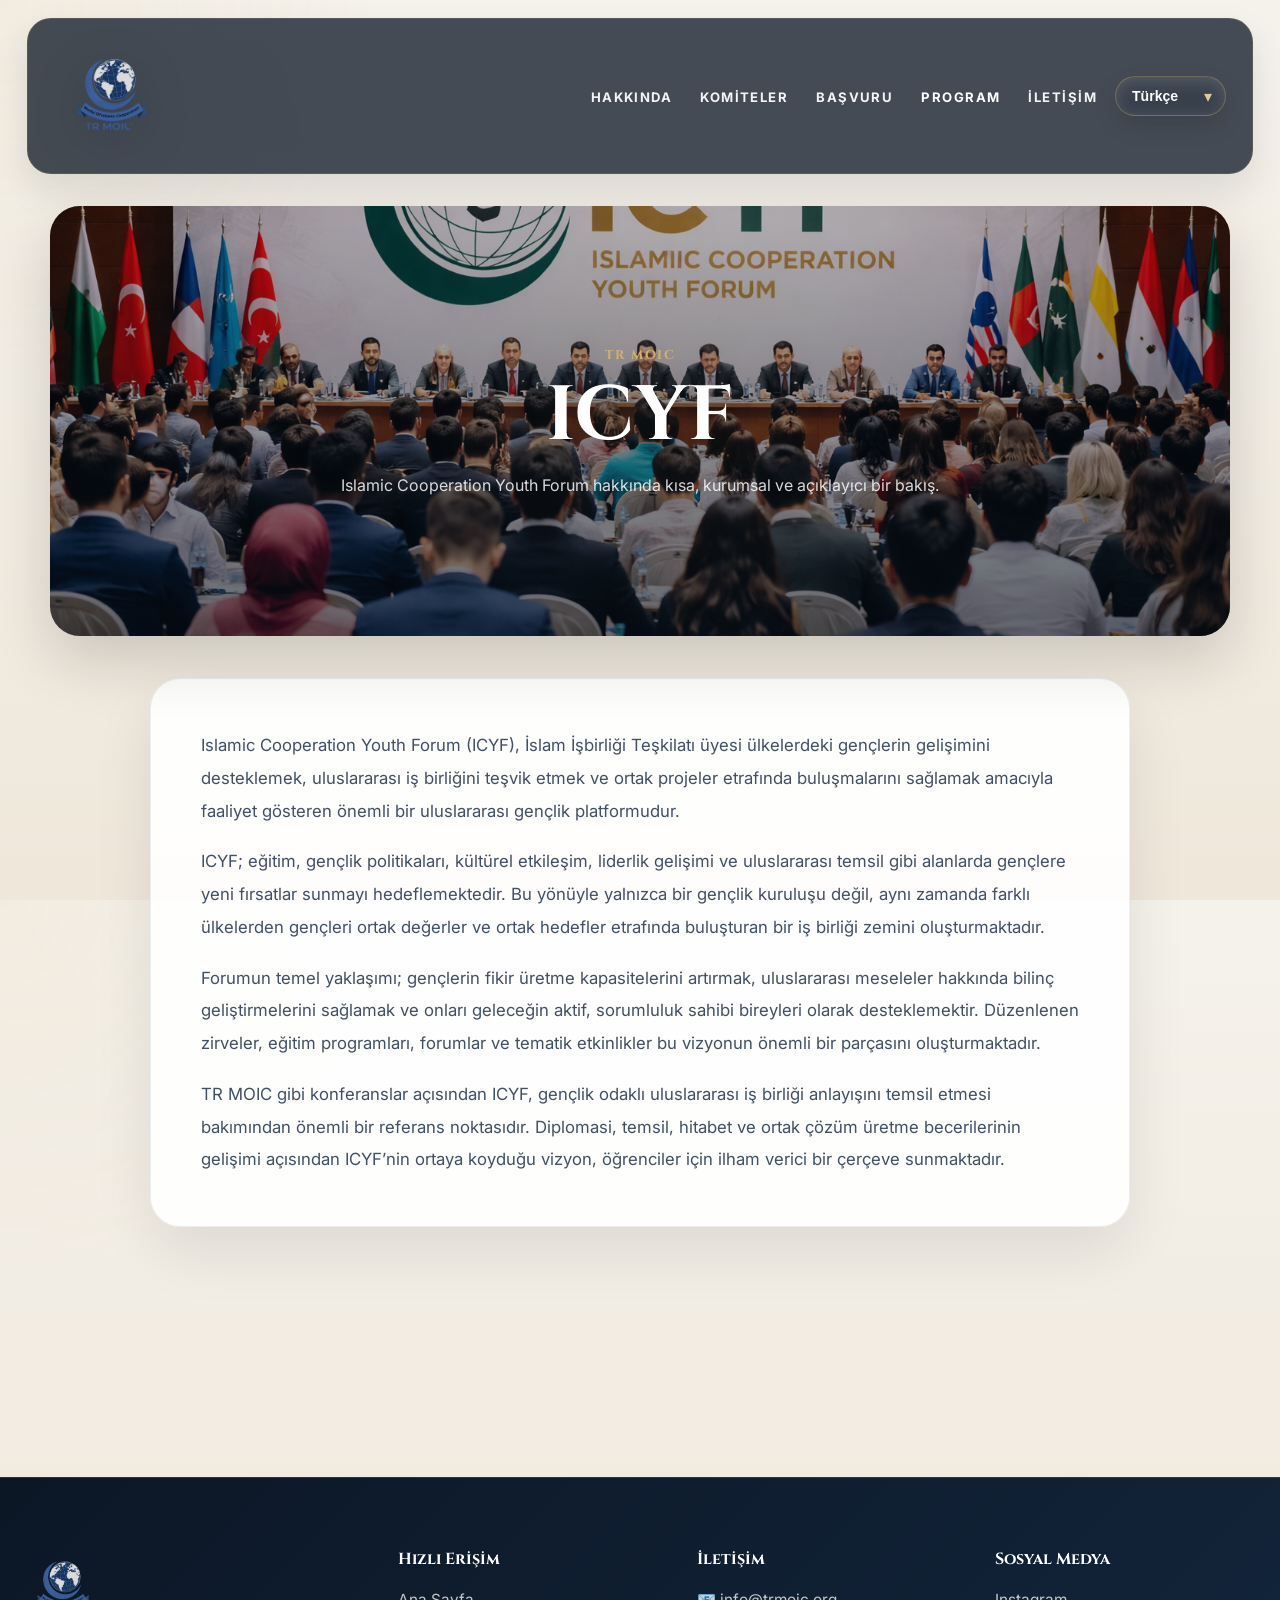
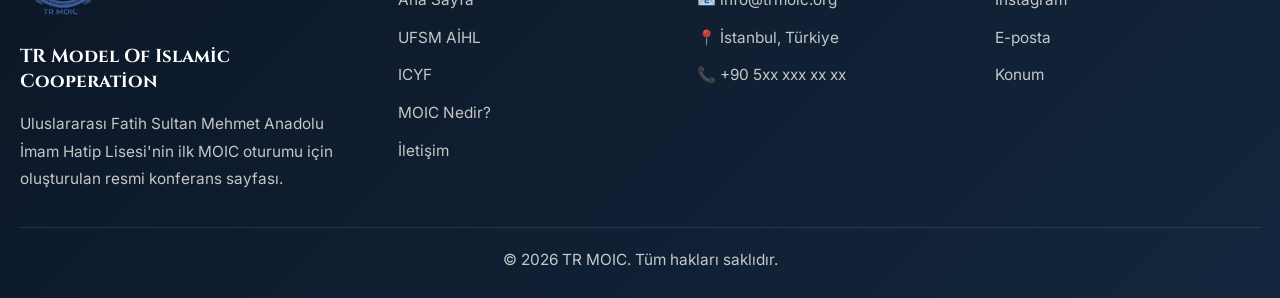
<file: icyf.html>
<!DOCTYPE html>
<html lang="tr" dir="ltr">
<head>
  <meta charset="UTF-8" />
  <meta name="viewport" content="width=device-width, initial-scale=1.0" />
  <title>TR MOIC - ICYF</title>

  <link rel="preconnect" href="https://fonts.googleapis.com" />
  <link rel="preconnect" href="https://fonts.gstatic.com" crossorigin />
  <link
    href="https://fonts.googleapis.com/css2?family=Cinzel:wght@400;500;600;700&family=Inter:wght@300;400;500;600;700&family=Noto+Naskh+Arabic:wght@400;500;600;700&display=swap"
    rel="stylesheet"
  />

  <link rel="stylesheet" href="styles.css" />
</head>
<body class="subpage-body">
  <div class="page-shell">
    <nav class="navbar inner-navbar" id="navbar">
      <a href="index.html" class="brand" aria-label="TR MOIC">
        <img src="logo.png" alt="TR MOIC Logo" class="brand-logo" />
      </a>

      <button class="menu-toggle" id="menuToggle" aria-label="Menüyü aç/kapat">
        <span></span>
        <span></span>
        <span></span>
      </button>

      <div class="nav-right">
        <ul class="nav-links" id="navLinks">
          <li class="nav-item has-dropdown">
            <a href="index.html">Hakkında</a>
            <div class="dropdown-menu">
              <a href="ufsm.html">UFSM AİHL</a>
              <a href="icyf.html">ICYF</a>
            </div>
          </li>

          <li class="nav-item has-dropdown">
            <a href="committees.html">Komiteler</a>
          </li>

          <li class="nav-item has-dropdown">
            <a href="delegate-application.html">Başvuru</a>
          </li>

          <li class="nav-item has-dropdown">
            <a href="program.html" class="nav-active-link">Program</a>
            <div class="dropdown-menu">
              <a href="program-flow.html">Program Akışı</a>
              <a href="rules.html" class="nav-active-link">Şartlar ve Kurallar</a>
              <a href="sponsors.html">Sponsorlar</a>
              <a href="team.html">Takım</a>
            </div>
          </li>

          <li class="nav-item">
            <a href="contact.html">İletişim</a>
          </li>
        </ul>

        <div class="language-switcher">
          <label for="languageSelect" class="sr-only">Dil seç</label>
          <select id="languageSelect" class="language-select" aria-label="Dil seç">
            <option value="tr">Türkçe</option>
            <option value="en">English</option>
            <option value="ar">العربية</option>
          </select>
        </div>
      </div>
    </nav>

    <main class="subpage-main">
      <section class="subpage-hero-image-wrap">
        <div class="subpage-hero-image subpage-hero-image-large">
          <img src="images/icyf.jpg" alt="Islamic Cooperation Youth Forum" />
          <div class="subpage-overlay"></div>

          <div class="subpage-hero-content">
            <p class="section-tag">TR MOIC</p>
            <h1>ICYF</h1>
            <p class="subpage-hero-text">
              Islamic Cooperation Youth Forum hakkında kısa, kurumsal ve açıklayıcı bir bakış.
            </p>
          </div>
        </div>
      </section>

      <section class="subpage-content">
        <div class="subpage-text">
          <p>
            Islamic Cooperation Youth Forum (ICYF), İslam İşbirliği Teşkilatı üyesi ülkelerdeki
            gençlerin gelişimini desteklemek, uluslararası iş birliğini teşvik etmek ve ortak projeler
            etrafında buluşmalarını sağlamak amacıyla faaliyet gösteren önemli bir uluslararası gençlik platformudur.
          </p>

          <p>
            ICYF; eğitim, gençlik politikaları, kültürel etkileşim, liderlik gelişimi ve uluslararası temsil
            gibi alanlarda gençlere yeni fırsatlar sunmayı hedeflemektedir. Bu yönüyle yalnızca bir gençlik
            kuruluşu değil, aynı zamanda farklı ülkelerden gençleri ortak değerler ve ortak hedefler etrafında
            buluşturan bir iş birliği zemini oluşturmaktadır.
          </p>

          <p>
            Forumun temel yaklaşımı; gençlerin fikir üretme kapasitelerini artırmak, uluslararası meseleler
            hakkında bilinç geliştirmelerini sağlamak ve onları geleceğin aktif, sorumluluk sahibi bireyleri
            olarak desteklemektir. Düzenlenen zirveler, eğitim programları, forumlar ve tematik etkinlikler
            bu vizyonun önemli bir parçasını oluşturmaktadır.
          </p>

          <p>
            TR MOIC gibi konferanslar açısından ICYF, gençlik odaklı uluslararası iş birliği anlayışını
            temsil etmesi bakımından önemli bir referans noktasıdır. Diplomasi, temsil, hitabet ve ortak çözüm
            üretme becerilerinin gelişimi açısından ICYF’nin ortaya koyduğu vizyon, öğrenciler için ilham verici
            bir çerçeve sunmaktadır.
          </p>
        </div>
      </section>
    </main>

    <footer class="site-footer">
      <div class="footer-top">
        <div class="footer-brand">
          <img src="logo.png" alt="TR MOIC Logo" class="footer-logo" />
          <h3>TR Model Of Islamic Cooperation</h3>
          <p>
            Uluslararası Fatih Sultan Mehmet Anadolu İmam Hatip Lisesi'nin ilk MOIC oturumu için
            oluşturulan resmi konferans sayfası.
          </p>
        </div>

        <div class="footer-links">
          <h4>Hızlı Erişim</h4>
          <ul>
            <li><a href="index.html">Ana Sayfa</a></li>
            <li><a href="ufsm.html">UFSM AİHL</a></li>
            <li><a href="icyf.html">ICYF</a></li>
            <li><a href="moic.html">MOIC Nedir?</a></li>
            <li><a href="contact.html">İletişim</a></li>
          </ul>
        </div>

        <div class="footer-contact">
          <h4>İletişim</h4>
          <ul>
            <li>📧 info@trmoic.org</li>
            <li>📍 İstanbul, Türkiye</li>
            <li>📞 +90 5xx xxx xx xx</li>
          </ul>
        </div>

        <div class="footer-social">
          <h4>Sosyal Medya</h4>
          <div class="social-links">
            <a href="#">Instagram</a>
            <a href="#">E-posta</a>
            <a href="#">Konum</a>
          </div>
        </div>
      </div>

      <div class="footer-bottom">
        <p>© 2026 TR MOIC. Tüm hakları saklıdır.</p>
      </div>
    </footer>
  </div>

  <script src="script.js"></script>
</body>
</html>
</file>
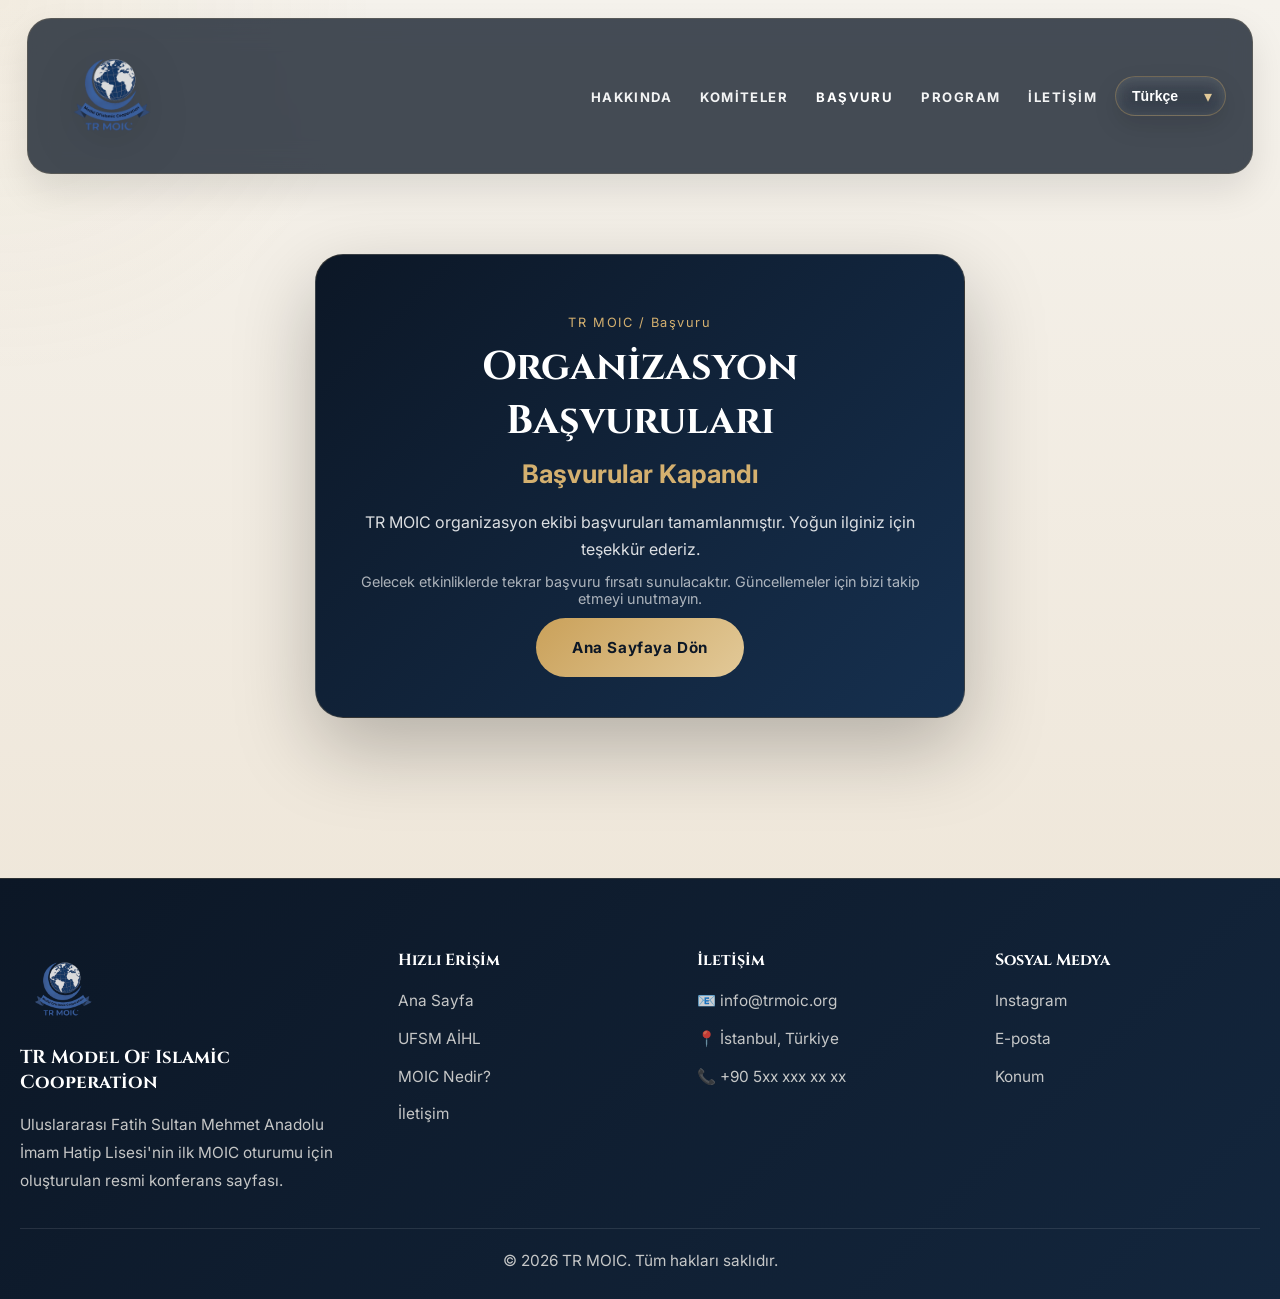
<file: organization-application.html>
<!DOCTYPE html>
<html lang="tr" dir="ltr">
<head>
  <meta charset="UTF-8" />
  <meta name="viewport" content="width=device-width, initial-scale=1.0"/>
  <title>Organizasyon Başvuruları - TR MOIC</title>

  <link rel="preconnect" href="https://fonts.googleapis.com" />
  <link rel="preconnect" href="https://fonts.gstatic.com" crossorigin />
  <link
    href="https://fonts.googleapis.com/css2?family=Cinzel:wght@400;500;600;700&family=Inter:wght@300;400;500;600;700&family=Noto+Naskh+Arabic:wght@400;500;600;700&display=swap"
    rel="stylesheet"
  />
  <link rel="stylesheet" href="styles.css" />
</head>
<body class="subpage-body">

  <div class="page-shell">

    <nav class="navbar inner-navbar" id="navbar">
      <a href="index.html" class="brand" aria-label="TR MOIC">
        <img src="logo.png" alt="TR MOIC Logo" class="brand-logo" />
      </a>

      <button class="menu-toggle" id="menuToggle" aria-label="Menüyü aç/kapat">
        <span></span>
        <span></span>
        <span></span>
      </button>

      <div class="nav-right">
        <ul class="nav-links" id="navLinks">
          <li class="nav-item has-dropdown">
            <a href="about.html">Hakkında</a>
            <div class="dropdown-menu">
              <a href="ufsm.html">UFSM AİHL Nedir</a>
              <a href="moic.html">MOIC Nedir</a>
              <a href="sponsor-handbook.html">Sponsor El Kitabı</a>
              <a href="delegate-handbook.html">Delege El Kitabı</a>
            </div>
          </li>

          <li class="nav-item has-dropdown">
            <a href="#">Komiteler</a>
            <div class="dropdown-menu">
              <a href="#">Türkçe Komitesi</a>
              <a href="#">Arapça Komitesi</a>
              <a href="#">İngilizce Komitesi</a>
            </div>
          </li>

          <li class="nav-item has-dropdown">
            <a href="#" class="nav-active-link">Başvuru</a>
            <div class="dropdown-menu">
              <a href="organization-application.html" class="nav-active-link">Organizasyon Başvuruları</a>
              <a href="delegate-application.html">Delege Başvuruları</a>
            </div>
          </li>

          <li class="nav-item has-dropdown">
            <a href="#">Program</a>
            <div class="dropdown-menu">
              <a href="awards.html">Ödüller</a>
              <a href="schedule.html">Program Akışı</a>
              <a href="rules.html">Şartlar ve Kurallar</a>
              <a href="sponsors.html">Sponsorlar</a>
            </div>
          </li>

          <li class="nav-item">
            <a href="contact.html">İletişim</a>
          </li>
        </ul>

        <div class="language-switcher">
          <label for="languageSelect" class="sr-only">Dil seç</label>
          <select id="languageSelect" class="language-select" aria-label="Dil seç">
            <option value="tr">Türkçe</option>
            <option value="en">English</option>
            <option value="ar">العربية</option>
          </select>
        </div>
      </div>
    </nav>

    <main class="closed-page">
      <div class="closed-card">
        <p class="closed-tag">TR MOIC / Başvuru</p>

        <h1>Organizasyon Başvuruları</h1>

        <h2 class="closed-status">Başvurular Kapandı</h2>

        <p class="closed-text">
          TR MOIC organizasyon ekibi başvuruları tamamlanmıştır.
          Yoğun ilginiz için teşekkür ederiz.
        </p>

        <p class="closed-subtext">
          Gelecek etkinliklerde tekrar başvuru fırsatı sunulacaktır.
          Güncellemeler için bizi takip etmeyi unutmayın.
        </p>

        <a href="index.html" class="btn btn-primary">Ana Sayfaya Dön</a>
      </div>
    </main>

    <footer class="site-footer">
      <div class="footer-top">
        <div class="footer-brand">
          <img src="logo.png" alt="TR MOIC Logo" class="footer-logo" />
          <h3>TR Model Of Islamic Cooperation</h3>
          <p>
            Uluslararası Fatih Sultan Mehmet Anadolu İmam Hatip Lisesi'nin ilk MOIC oturumu için
            oluşturulan resmi konferans sayfası.
          </p>
        </div>

        <div class="footer-links">
          <h4>Hızlı Erişim</h4>
          <ul>
            <li><a href="index.html">Ana Sayfa</a></li>
            <li><a href="ufsm.html">UFSM AİHL</a></li>
            <li><a href="moic.html">MOIC Nedir?</a></li>
            <li><a href="contact.html">İletişim</a></li>
          </ul>
        </div>

        <div class="footer-contact">
          <h4>İletişim</h4>
          <ul>
            <li>📧 info@trmoic.org</li>
            <li>📍 İstanbul, Türkiye</li>
            <li>📞 +90 5xx xxx xx xx</li>
          </ul>
        </div>

        <div class="footer-social">
          <h4>Sosyal Medya</h4>
          <div class="social-links">
            <a href="#">Instagram</a>
            <a href="#">E-posta</a>
            <a href="#">Konum</a>
          </div>
        </div>
      </div>

      <div class="footer-bottom">
        <p>© 2026 TR MOIC. Tüm hakları saklıdır.</p>
      </div>
    </footer>

  </div>

  <script src="script.js"></script>
</body>
</html>
</file>
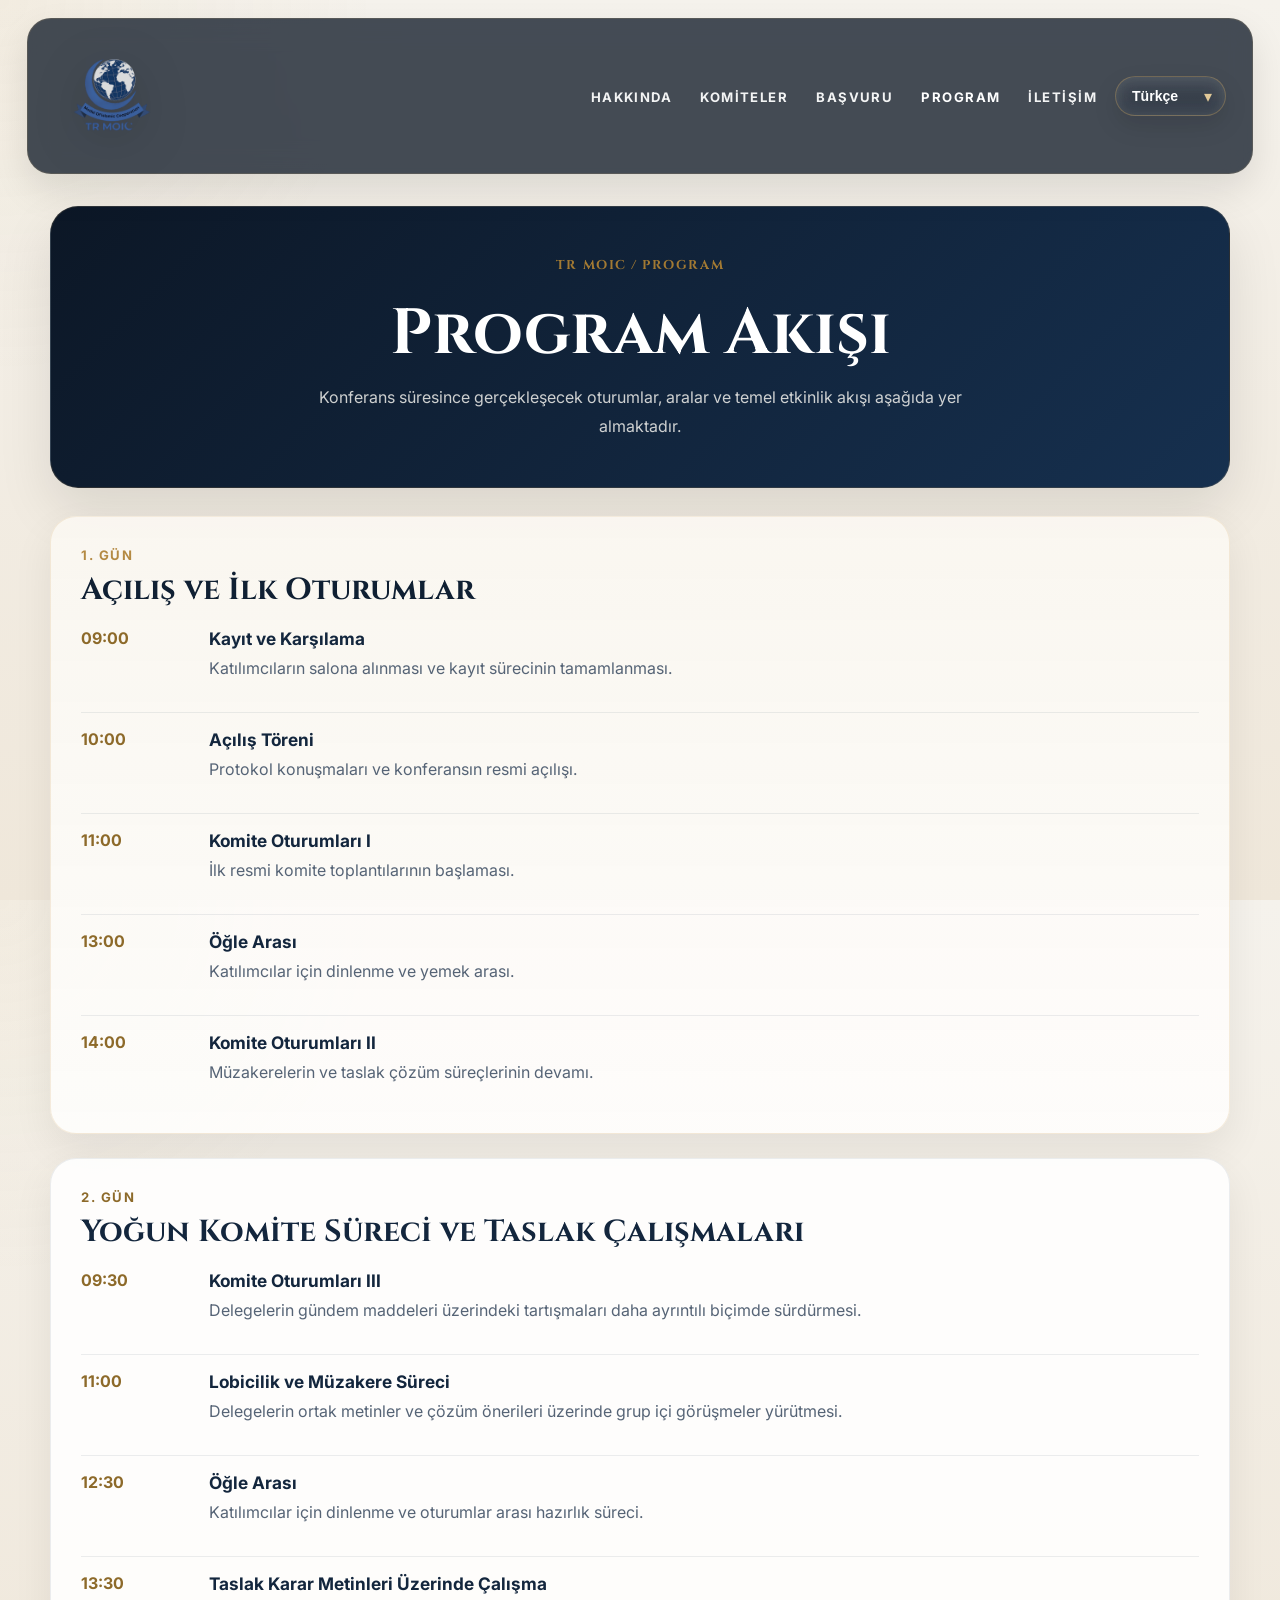
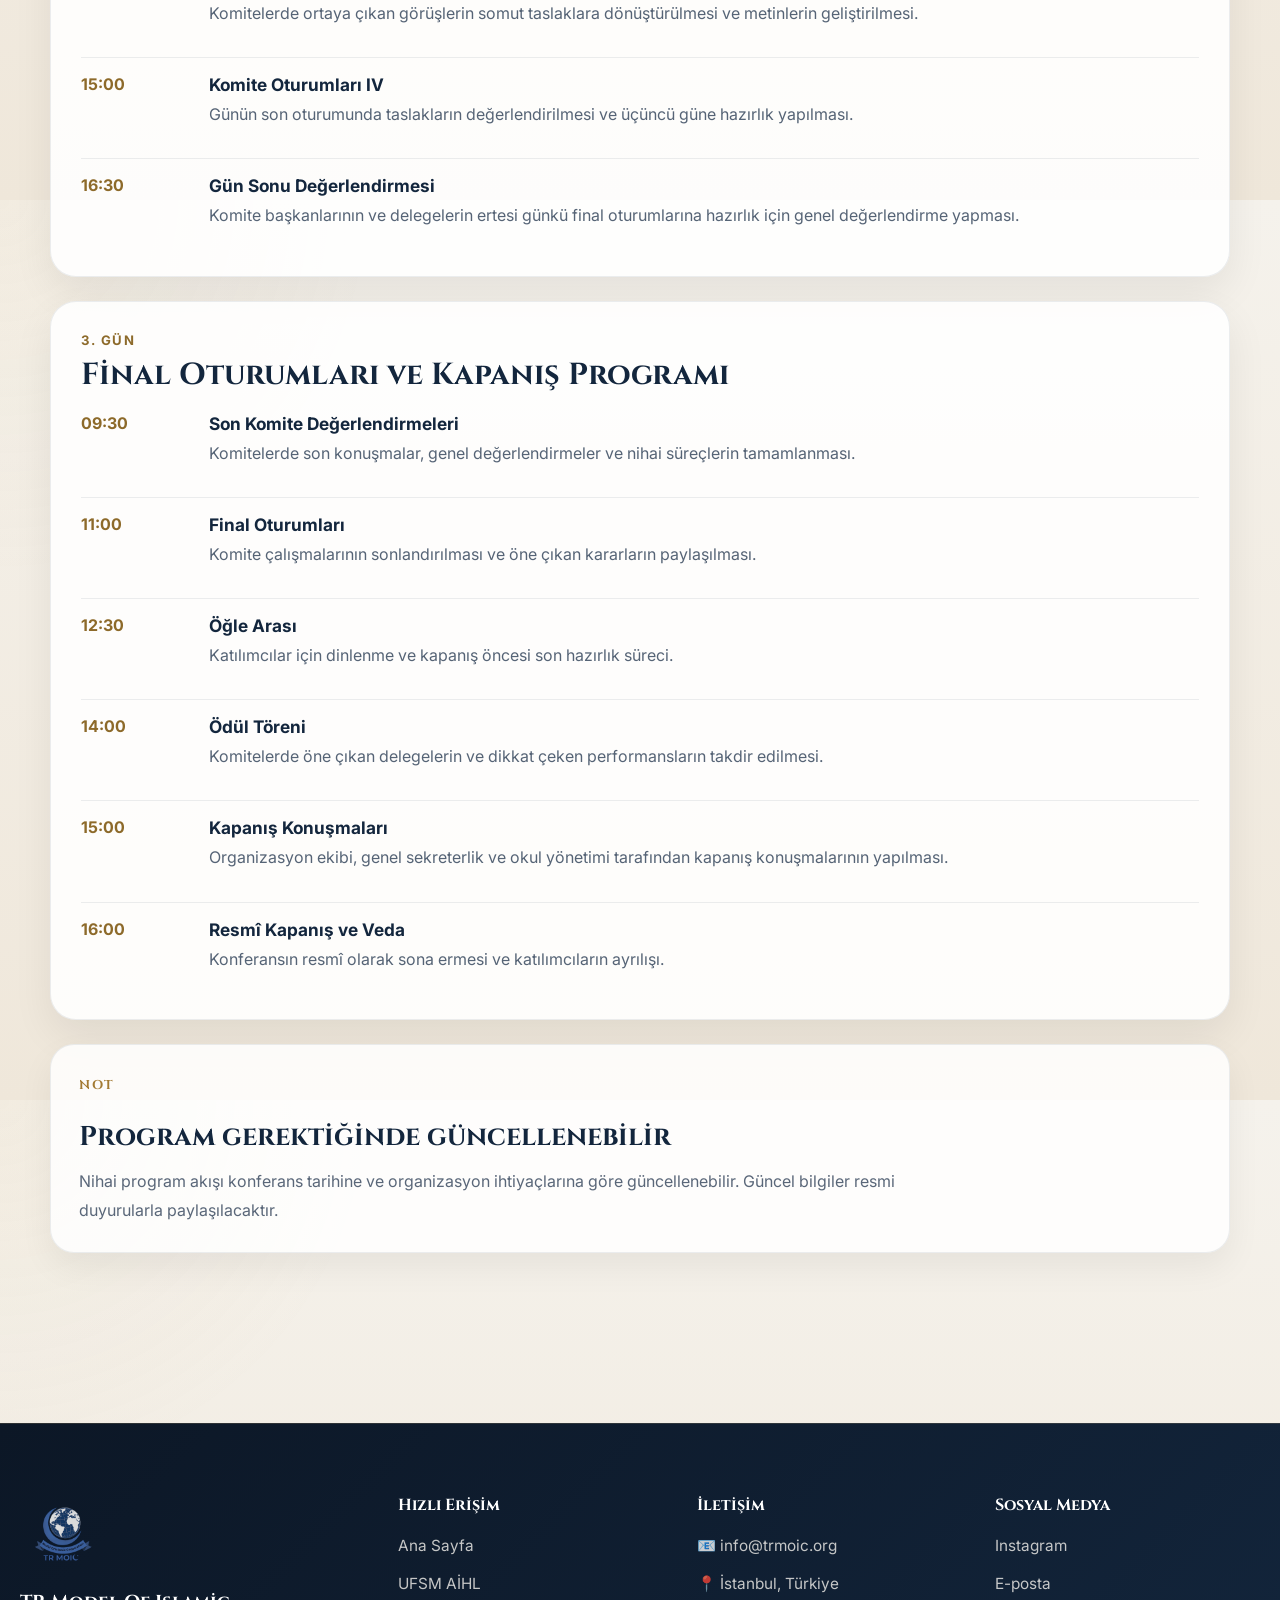
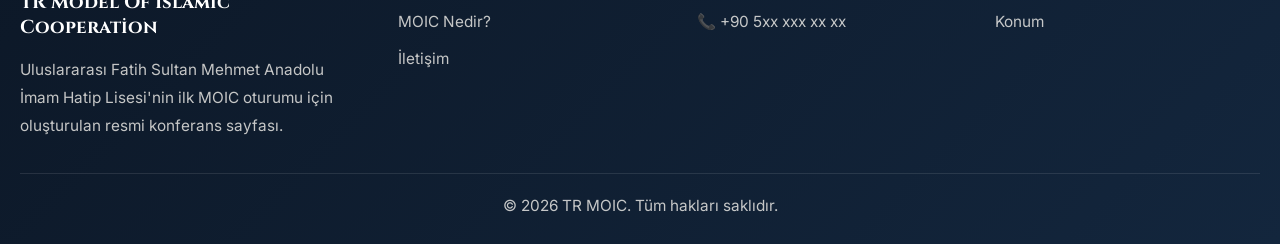
<file: program-flow.html>
<!DOCTYPE html>
<html lang="tr" dir="ltr">
<head>
  <meta charset="UTF-8" />
  <meta name="viewport" content="width=device-width, initial-scale=1.0" />
  <title>TR MOIC - Program Akışı</title>

  <link rel="preconnect" href="https://fonts.googleapis.com" />
  <link rel="preconnect" href="https://fonts.gstatic.com" crossorigin />
  <link
    href="https://fonts.googleapis.com/css2?family=Cinzel:wght@400;500;600;700&family=Inter:wght@300;400;500;600;700&display=swap"
    rel="stylesheet"
  />

  <link rel="stylesheet" href="styles.css" />
</head>
<body class="subpage-body">
  <div class="page-shell">
    <nav class="navbar inner-navbar" id="navbar">
      <a href="index.html" class="brand" aria-label="TR MOIC">
        <img src="logo.png" alt="TR MOIC Logo" class="brand-logo" />
      </a>

      <button class="menu-toggle" id="menuToggle" aria-label="Menüyü aç/kapat">
        <span></span>
        <span></span>
        <span></span>
      </button>

      <div class="nav-right">
        <ul class="nav-links" id="navLinks">
          <li class="nav-item has-dropdown">
            <a href="index.html">Hakkında</a>
            <div class="dropdown-menu">
              <a href="ufsm.html">UFSM AİHL</a>
              <a href="icyf.html">ICYF</a>
            </div>
          </li>

          <li class="nav-item has-dropdown">
            <a href="committees.html">Komiteler</a>
          </li>

          <li class="nav-item has-dropdown">
            <a href="delegate-application.html">Başvuru</a>
          </li>

          <li class="nav-item has-dropdown">
            <a href="program-flow.html" class="nav-active-link">Program</a>
            <div class="dropdown-menu">
              <a href="program-flow.html">Program Akışı</a>
              <a href="rules.html" class="nav-active-link">Şartlar ve Kurallar</a>
              <a href="sponsors.html">Sponsorlar</a>
              <a href="team.html">Takım</a>
            </div>
          </li>

          <li class="nav-item">
            <a href="contact.html">İletişim</a>
          </li>
        </ul>

        <div class="language-switcher">
          <label for="languageSelect" class="sr-only">Dil seç</label>
          <select id="languageSelect" class="language-select" aria-label="Dil seç">
            <option value="tr">Türkçe</option>
            <option value="en">English</option>
            <option value="ar">العربية</option>
          </select>
        </div>
      </div>
    </nav>

    <main class="program-page">
      <section class="program-hero">
        <div class="program-hero-inner">
          <p class="section-tag">TR MOIC / Program</p>
          <h1>Program Akışı</h1>
          <p class="program-hero-text">
            Konferans süresince gerçekleşecek oturumlar, aralar ve temel etkinlik akışı aşağıda yer almaktadır.
          </p>
        </div>
      </section>

      <section class="program-content">
        <div class="program-day-card program-day-card-final">
          <div class="program-day-head">
            <p class="program-day-tag">1. Gün</p>
            <h2>Açılış ve İlk Oturumlar</h2>
          </div>

          <div class="program-list">
            <div class="program-item">
              <div class="program-time">09:00</div>
              <div class="program-info">
                <h3>Kayıt ve Karşılama</h3>
                <p>Katılımcıların salona alınması ve kayıt sürecinin tamamlanması.</p>
              </div>
            </div>

            <div class="program-item">
              <div class="program-time">10:00</div>
              <div class="program-info">
                <h3>Açılış Töreni</h3>
                <p>Protokol konuşmaları ve konferansın resmi açılışı.</p>
              </div>
            </div>

            <div class="program-item">
              <div class="program-time">11:00</div>
              <div class="program-info">
                <h3>Komite Oturumları I</h3>
                <p>İlk resmi komite toplantılarının başlaması.</p>
              </div>
            </div>

            <div class="program-item">
              <div class="program-time">13:00</div>
              <div class="program-info">
                <h3>Öğle Arası</h3>
                <p>Katılımcılar için dinlenme ve yemek arası.</p>
              </div>
            </div>

            <div class="program-item">
              <div class="program-time">14:00</div>
              <div class="program-info">
                <h3>Komite Oturumları II</h3>
                <p>Müzakerelerin ve taslak çözüm süreçlerinin devamı.</p>
              </div>
            </div>
          </div>
        </div>

<div class="program-day-card">
  <div class="program-day-head">
    <p class="program-day-tag">2. Gün</p>
    <h2>Yoğun Komite Süreci ve Taslak Çalışmaları</h2>
  </div>

  <div class="program-list">
    <div class="program-item">
      <div class="program-time">09:30</div>
      <div class="program-info">
        <h3>Komite Oturumları III</h3>
        <p>Delegelerin gündem maddeleri üzerindeki tartışmaları daha ayrıntılı biçimde sürdürmesi.</p>
      </div>
    </div>

    <div class="program-item">
      <div class="program-time">11:00</div>
      <div class="program-info">
        <h3>Lobicilik ve Müzakere Süreci</h3>
        <p>Delegelerin ortak metinler ve çözüm önerileri üzerinde grup içi görüşmeler yürütmesi.</p>
      </div>
    </div>

    <div class="program-item">
      <div class="program-time">12:30</div>
      <div class="program-info">
        <h3>Öğle Arası</h3>
        <p>Katılımcılar için dinlenme ve oturumlar arası hazırlık süreci.</p>
      </div>
    </div>

    <div class="program-item">
      <div class="program-time">13:30</div>
      <div class="program-info">
        <h3>Taslak Karar Metinleri Üzerinde Çalışma</h3>
        <p>Komitelerde ortaya çıkan görüşlerin somut taslaklara dönüştürülmesi ve metinlerin geliştirilmesi.</p>
      </div>
    </div>

    <div class="program-item">
      <div class="program-time">15:00</div>
      <div class="program-info">
        <h3>Komite Oturumları IV</h3>
        <p>Günün son oturumunda taslakların değerlendirilmesi ve üçüncü güne hazırlık yapılması.</p>
      </div>
    </div>

    <div class="program-item">
      <div class="program-time">16:30</div>
      <div class="program-info">
        <h3>Gün Sonu Değerlendirmesi</h3>
        <p>Komite başkanlarının ve delegelerin ertesi günkü final oturumlarına hazırlık için genel değerlendirme yapması.</p>
      </div>
    </div>
  </div>
</div>

        <div class="program-day-card">
  <div class="program-day-head">
    <p class="program-day-tag">3. Gün</p>
    <h2>Final Oturumları ve Kapanış Programı</h2>
  </div>

  <div class="program-list">
    <div class="program-item">
      <div class="program-time">09:30</div>
      <div class="program-info">
        <h3>Son Komite Değerlendirmeleri</h3>
        <p>Komitelerde son konuşmalar, genel değerlendirmeler ve nihai süreçlerin tamamlanması.</p>
      </div>
    </div>

    <div class="program-item">
      <div class="program-time">11:00</div>
      <div class="program-info">
        <h3>Final Oturumları</h3>
        <p>Komite çalışmalarının sonlandırılması ve öne çıkan kararların paylaşılması.</p>
      </div>
    </div>

    <div class="program-item">
      <div class="program-time">12:30</div>
      <div class="program-info">
        <h3>Öğle Arası</h3>
        <p>Katılımcılar için dinlenme ve kapanış öncesi son hazırlık süreci.</p>
      </div>
    </div>

    <div class="program-item">
      <div class="program-time">14:00</div>
      <div class="program-info">
        <h3>Ödül Töreni</h3>
        <p>Komitelerde öne çıkan delegelerin ve dikkat çeken performansların takdir edilmesi.</p>
      </div>
    </div>

    <div class="program-item">
      <div class="program-time">15:00</div>
      <div class="program-info">
        <h3>Kapanış Konuşmaları</h3>
        <p>Organizasyon ekibi, genel sekreterlik ve okul yönetimi tarafından kapanış konuşmalarının yapılması.</p>
      </div>
    </div>

    <div class="program-item">
      <div class="program-time">16:00</div>
      <div class="program-info">
        <h3>Resmî Kapanış ve Veda</h3>
        <p>Konferansın resmî olarak sona ermesi ve katılımcıların ayrılışı.</p>
      </div>
    </div>
  </div>
</div>

        <div class="program-note-card">
          <p class="section-tag">Not</p>
          <h2>Program gerektiğinde güncellenebilir</h2>
          <p>
            Nihai program akışı konferans tarihine ve organizasyon ihtiyaçlarına göre güncellenebilir.
            Güncel bilgiler resmi duyurularla paylaşılacaktır.
          </p>
        </div>
      </section>
    </main>

    <footer class="site-footer">
      <div class="footer-top">
        <div class="footer-brand">
          <img src="logo.png" alt="TR MOIC Logo" class="footer-logo" />
          <h3>TR Model Of Islamic Cooperation</h3>
          <p>
            Uluslararası Fatih Sultan Mehmet Anadolu İmam Hatip Lisesi'nin ilk MOIC oturumu için
            oluşturulan resmi konferans sayfası.
          </p>
        </div>

        <div class="footer-links">
          <h4>Hızlı Erişim</h4>
          <ul>
            <li><a href="index.html">Ana Sayfa</a></li>
            <li><a href="ufsm.html">UFSM AİHL</a></li>
            <li><a href="moic.html">MOIC Nedir?</a></li>
            <li><a href="contact.html">İletişim</a></li>
          </ul>
        </div>

        <div class="footer-contact">
          <h4>İletişim</h4>
          <ul>
            <li>📧 info@trmoic.org</li>
            <li>📍 İstanbul, Türkiye</li>
            <li>📞 +90 5xx xxx xx xx</li>
          </ul>
        </div>

        <div class="footer-social">
          <h4>Sosyal Medya</h4>
          <div class="social-links">
            <a href="#">Instagram</a>
            <a href="#">E-posta</a>
            <a href="#">Konum</a>
          </div>
        </div>
      </div>

      <div class="footer-bottom">
        <p>© 2026 TR MOIC. Tüm hakları saklıdır.</p>
      </div>
    </footer>
  </div>

  <script src="script.js"></script>
</body>
</html>
</file>
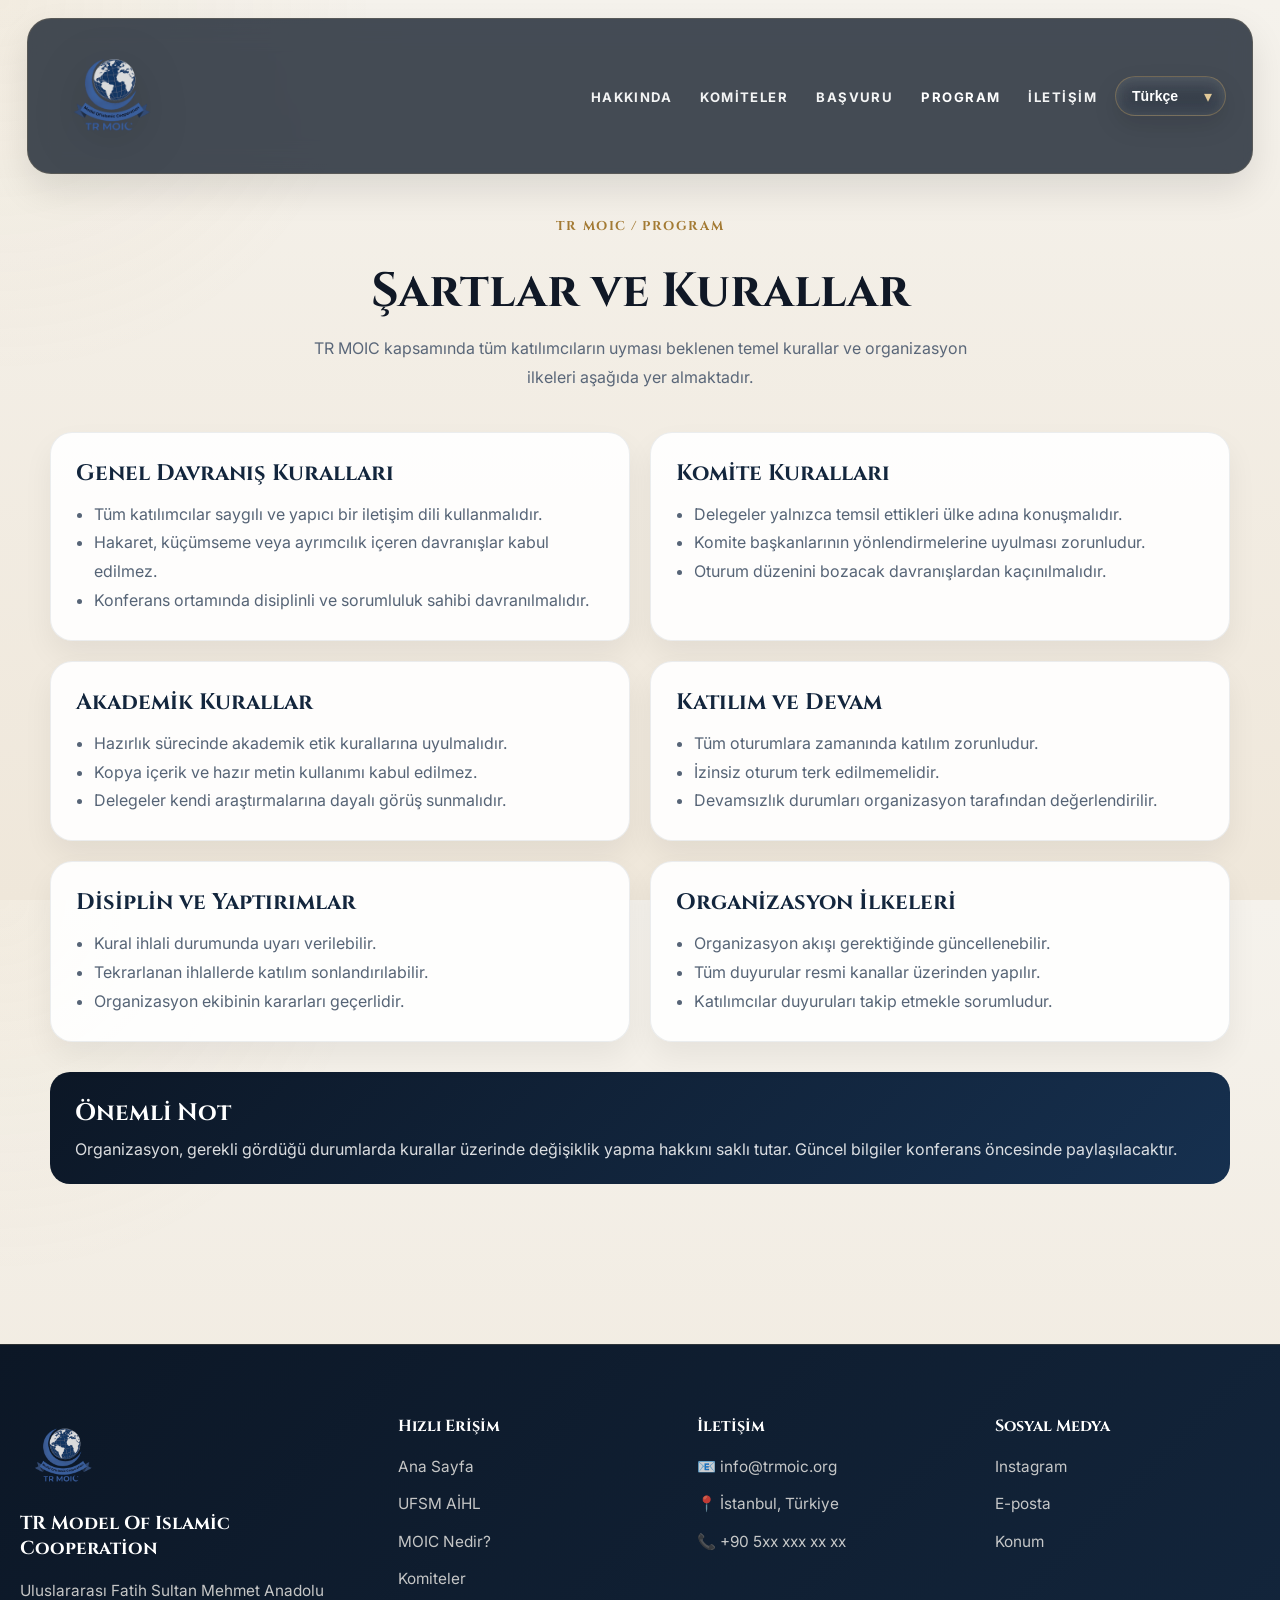
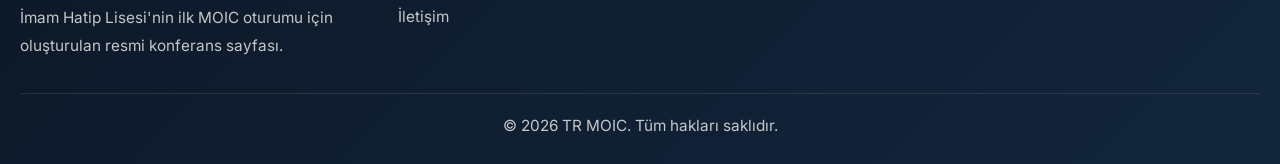
<file: rules.html>
<!DOCTYPE html>
<html lang="tr" dir="ltr">
<head>
  <meta charset="UTF-8" />
  <meta name="viewport" content="width=device-width, initial-scale=1.0" />
  <title>TR MOIC - Şartlar ve Kurallar</title>

  <link rel="preconnect" href="https://fonts.googleapis.com" />
  <link rel="preconnect" href="https://fonts.gstatic.com" crossorigin />
  <link
    href="https://fonts.googleapis.com/css2?family=Cinzel:wght@400;500;600;700&family=Inter:wght@300;400;500;600;700&family=Noto+Naskh+Arabic:wght@400;500;600;700&display=swap"
    rel="stylesheet"
  />

  <link rel="stylesheet" href="styles.css" />
</head>
<body class="subpage-body">
  <div class="page-shell">
    <nav class="navbar inner-navbar" id="navbar">
      <a href="index.html" class="brand" aria-label="TR MOIC">
        <img src="logo.png" alt="TR MOIC Logo" class="brand-logo" />
      </a>

      <button class="menu-toggle" id="menuToggle" aria-label="Menüyü aç/kapat">
        <span></span>
        <span></span>
        <span></span>
      </button>

      <div class="nav-right">
        <ul class="nav-links" id="navLinks">
          <li class="nav-item has-dropdown">
            <a href="index.html">Hakkında</a>
            <div class="dropdown-menu">
              <a href="ufsm.html">UFSM AİHL</a>
              <a href="icyf.html">ICYF</a>
            </div>
          </li>

          <li class="nav-item has-dropdown">
            <a href="committees.html">Komiteler</a>
          </li>

          <li class="nav-item has-dropdown">
            <a href="delegate-application.html">Başvuru</a>
          </li>

          <li class="nav-item has-dropdown">
            <a href="program-flow.html" class="nav-active-link">Program</a>
            <div class="dropdown-menu">
              <a href="program-flow.html">Program Akışı</a>
              <a href="rules.html" class="nav-active-link">Şartlar ve Kurallar</a>
              <a href="sponsors.html">Sponsorlar</a>
              <a href="team.html">Takım</a>
            </div>
          </li>

          <li class="nav-item">
            <a href="contact.html">İletişim</a>
          </li>
        </ul>

        <div class="language-switcher">
          <label for="languageSelect" class="sr-only">Dil seç</label>
          <select id="languageSelect" class="language-select" aria-label="Dil seç">
            <option value="tr">Türkçe</option>
            <option value="en">English</option>
            <option value="ar">العربية</option>
          </select>
        </div>
      </div>
    </nav>

    <main class="rules-page">
      <section class="rules-hero">
        <p class="section-tag">TR MOIC / Program</p>
        <h1>Şartlar ve Kurallar</h1>
        <p class="rules-hero-text">
          TR MOIC kapsamında tüm katılımcıların uyması beklenen temel kurallar ve organizasyon ilkeleri aşağıda yer almaktadır.
        </p>
      </section>

      <section class="rules-grid">
        <div class="rule-card">
          <h2>Genel Davranış Kuralları</h2>
          <ul>
            <li>Tüm katılımcılar saygılı ve yapıcı bir iletişim dili kullanmalıdır.</li>
            <li>Hakaret, küçümseme veya ayrımcılık içeren davranışlar kabul edilmez.</li>
            <li>Konferans ortamında disiplinli ve sorumluluk sahibi davranılmalıdır.</li>
          </ul>
        </div>

        <div class="rule-card">
          <h2>Komite Kuralları</h2>
          <ul>
            <li>Delegeler yalnızca temsil ettikleri ülke adına konuşmalıdır.</li>
            <li>Komite başkanlarının yönlendirmelerine uyulması zorunludur.</li>
            <li>Oturum düzenini bozacak davranışlardan kaçınılmalıdır.</li>
          </ul>
        </div>

        <div class="rule-card">
          <h2>Akademik Kurallar</h2>
          <ul>
            <li>Hazırlık sürecinde akademik etik kurallarına uyulmalıdır.</li>
            <li>Kopya içerik ve hazır metin kullanımı kabul edilmez.</li>
            <li>Delegeler kendi araştırmalarına dayalı görüş sunmalıdır.</li>
          </ul>
        </div>

        <div class="rule-card">
          <h2>Katılım ve Devam</h2>
          <ul>
            <li>Tüm oturumlara zamanında katılım zorunludur.</li>
            <li>İzinsiz oturum terk edilmemelidir.</li>
            <li>Devamsızlık durumları organizasyon tarafından değerlendirilir.</li>
          </ul>
        </div>

        <div class="rule-card">
          <h2>Disiplin ve Yaptırımlar</h2>
          <ul>
            <li>Kural ihlali durumunda uyarı verilebilir.</li>
            <li>Tekrarlanan ihlallerde katılım sonlandırılabilir.</li>
            <li>Organizasyon ekibinin kararları geçerlidir.</li>
          </ul>
        </div>

        <div class="rule-card">
          <h2>Organizasyon İlkeleri</h2>
          <ul>
            <li>Organizasyon akışı gerektiğinde güncellenebilir.</li>
            <li>Tüm duyurular resmi kanallar üzerinden yapılır.</li>
            <li>Katılımcılar duyuruları takip etmekle sorumludur.</li>
          </ul>
        </div>
      </section>

      <section class="rules-note">
        <h2>Önemli Not</h2>
        <p>
          Organizasyon, gerekli gördüğü durumlarda kurallar üzerinde değişiklik yapma hakkını saklı tutar.
          Güncel bilgiler konferans öncesinde paylaşılacaktır.
        </p>
      </section>
    </main>

    <footer class="site-footer">
      <div class="footer-top">
        <div class="footer-brand">
          <img src="logo.png" alt="TR MOIC Logo" class="footer-logo" />
          <h3>TR Model Of Islamic Cooperation</h3>
          <p>
            Uluslararası Fatih Sultan Mehmet Anadolu İmam Hatip Lisesi'nin ilk MOIC oturumu için
            oluşturulan resmi konferans sayfası.
          </p>
        </div>

        <div class="footer-links">
          <h4>Hızlı Erişim</h4>
          <ul>
            <li><a href="index.html">Ana Sayfa</a></li>
            <li><a href="ufsm.html">UFSM AİHL</a></li>
            <li><a href="moic.html">MOIC Nedir?</a></li>
            <li><a href="committees.html">Komiteler</a></li>
            <li><a href="contact.html">İletişim</a></li>
          </ul>
        </div>

        <div class="footer-contact">
          <h4>İletişim</h4>
          <ul>
            <li>📧 info@trmoic.org</li>
            <li>📍 İstanbul, Türkiye</li>
            <li>📞 +90 5xx xxx xx xx</li>
          </ul>
        </div>

        <div class="footer-social">
          <h4>Sosyal Medya</h4>
          <div class="social-links">
            <a href="#">Instagram</a>
            <a href="#">E-posta</a>
            <a href="#">Konum</a>
          </div>
        </div>
      </div>

      <div class="footer-bottom">
        <p>© 2026 TR MOIC. Tüm hakları saklıdır.</p>
      </div>
    </footer>
  </div>

  <script src="script.js"></script>
</body>
</html>
</file>
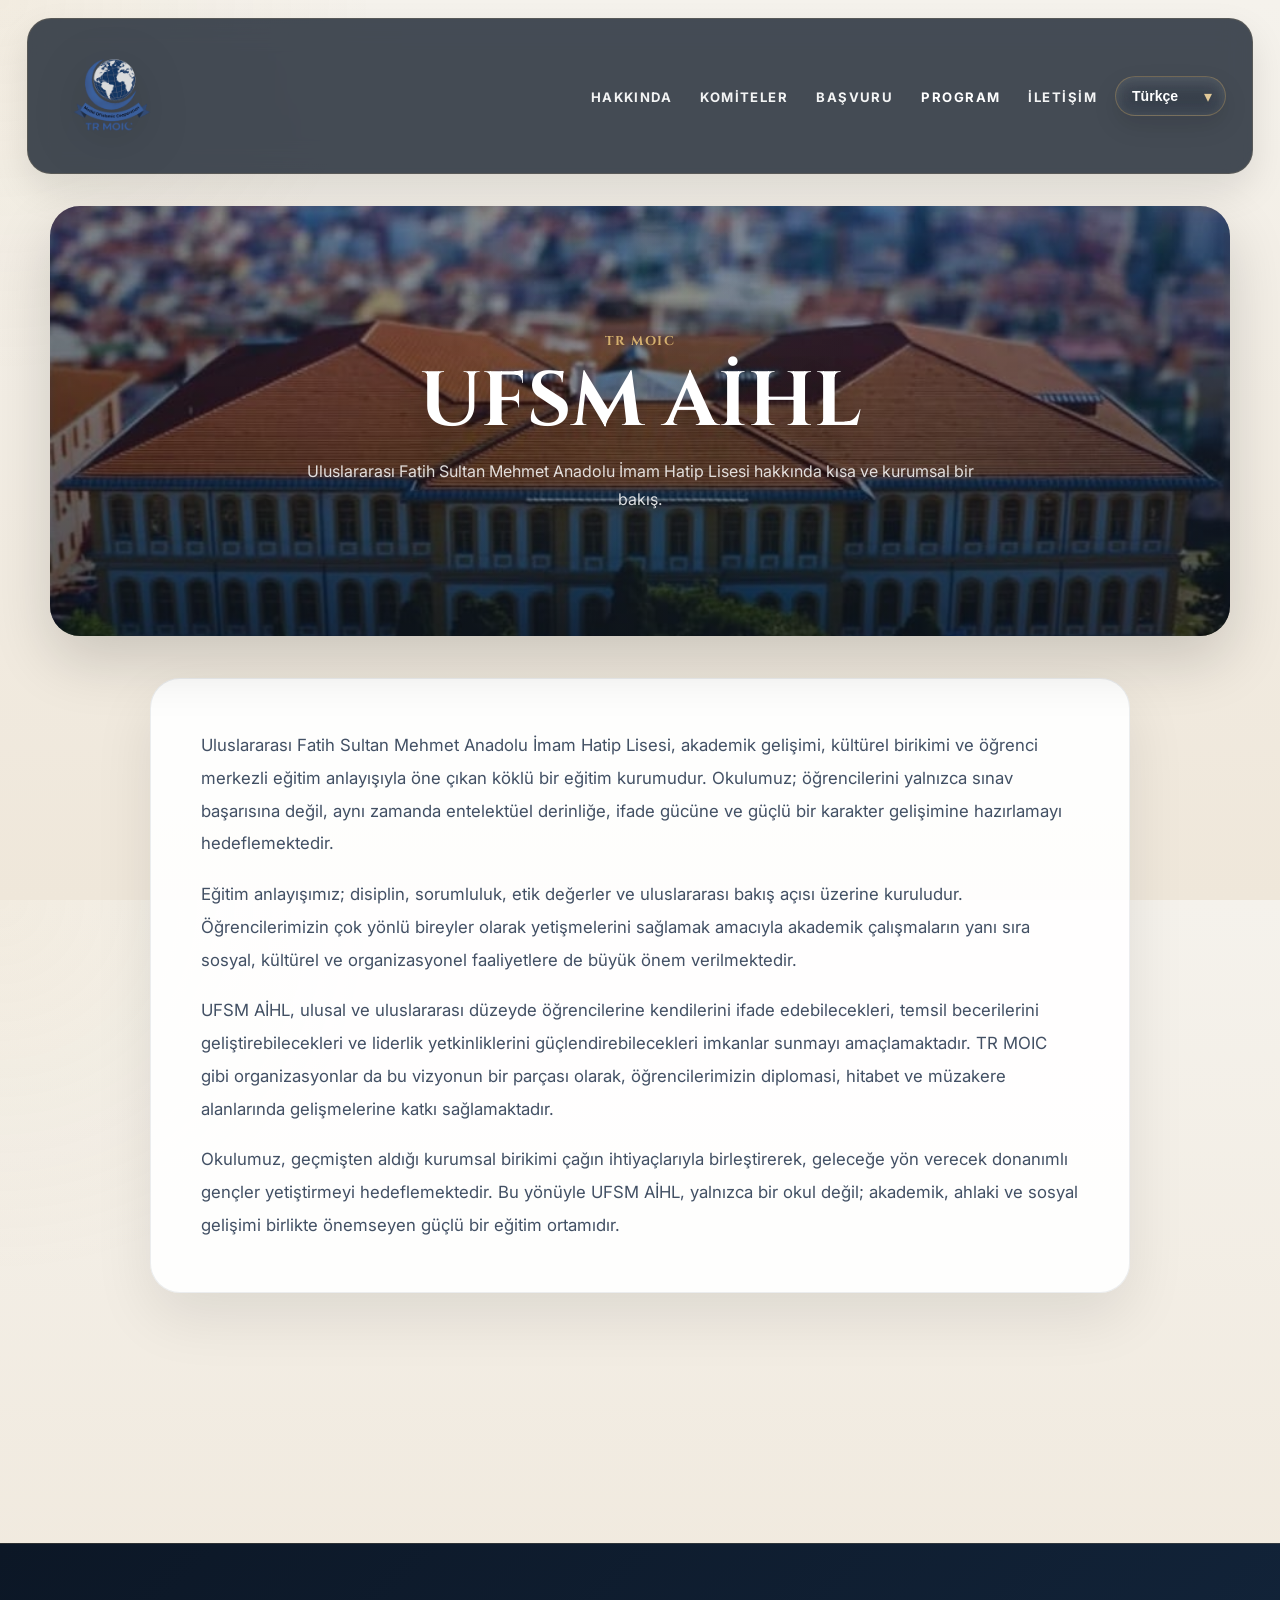
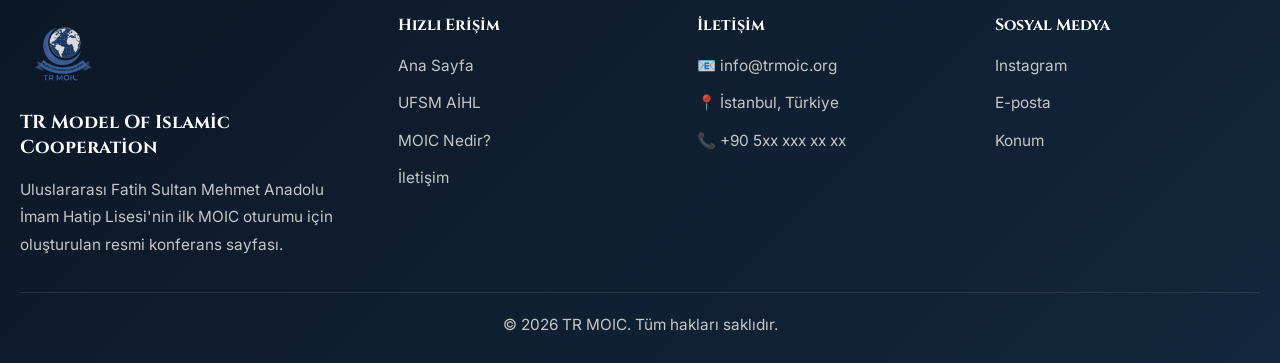
<file: ufsm.html>
<!DOCTYPE html>
<html lang="tr" dir="ltr">
<head>
  <meta charset="UTF-8" />
  <meta name="viewport" content="width=device-width, initial-scale=1.0" />
  <title>TR MOIC - UFSM AİHL</title>

  <link rel="preconnect" href="https://fonts.googleapis.com" />
  <link rel="preconnect" href="https://fonts.gstatic.com" crossorigin />
  <link
    href="https://fonts.googleapis.com/css2?family=Cinzel:wght@400;500;600;700&family=Inter:wght@300;400;500;600;700&family=Noto+Naskh+Arabic:wght@400;500;600;700&display=swap"
    rel="stylesheet"
  />

  <link rel="stylesheet" href="styles.css" />
</head>
<body class="subpage-body">
  <div class="page-shell">
    <nav class="navbar inner-navbar" id="navbar">
      <a href="index.html" class="brand" aria-label="TR MOIC">
        <img src="logo.png" alt="TR MOIC Logo" class="brand-logo" />
      </a>

      <button class="menu-toggle" id="menuToggle" aria-label="Menüyü aç/kapat">
        <span></span>
        <span></span>
        <span></span>
      </button>

      <div class="nav-right">
        <ul class="nav-links" id="navLinks">
          <li class="nav-item has-dropdown">
            <a href="index.html">Hakkında</a>
            <div class="dropdown-menu">
              <a href="ufsm.html">UFSM AİHL</a>
              <a href="icyf.html">ICYF</a>
            </div>
          </li>

          <li class="nav-item has-dropdown">
            <a href="committees.html">Komiteler</a>
          </li>

          <li class="nav-item has-dropdown">
            <a href="delegate-application.html">Başvuru</a>
          </li>

          <li class="nav-item has-dropdown">
            <a href="program-flow.html" class="nav-active-link">Program</a>
            <div class="dropdown-menu">
              <a href="program-flow.html">Program Akışı</a>
              <a href="rules.html" class="nav-active-link">Şartlar ve Kurallar</a>
              <a href="sponsors.html">Sponsorlar</a>
              <a href="team.html">Takım</a>
            </div>
          </li>

          <li class="nav-item">
            <a href="contact.html">İletişim</a>
          </li>
        </ul>

        <div class="language-switcher">
          <label for="languageSelect" class="sr-only">Dil seç</label>
          <select id="languageSelect" class="language-select" aria-label="Dil seç">
            <option value="tr">Türkçe</option>
            <option value="en">English</option>
            <option value="ar">العربية</option>
          </select>
        </div>
      </div>
    </nav>

    <main class="subpage-main">
      <section class="subpage-hero-image-wrap">
        <div class="subpage-hero-image subpage-hero-image-large">
          <img src="images/ufsm.jpg" alt="Uluslararası Fatih Sultan Mehmet Anadolu İmam Hatip Lisesi" />
          <div class="subpage-overlay"></div>

          <div class="subpage-hero-content">
            <p class="section-tag">TR MOIC</p>
            <h1>UFSM AİHL</h1>
            <p class="subpage-hero-text">
              Uluslararası Fatih Sultan Mehmet Anadolu İmam Hatip Lisesi hakkında kısa ve kurumsal bir bakış.
            </p>
          </div>
        </div>
      </section>

      <section class="subpage-content">
        <div class="subpage-text">
          <p>
            Uluslararası Fatih Sultan Mehmet Anadolu İmam Hatip Lisesi, akademik gelişimi,
            kültürel birikimi ve öğrenci merkezli eğitim anlayışıyla öne çıkan köklü bir eğitim kurumudur.
            Okulumuz; öğrencilerini yalnızca sınav başarısına değil, aynı zamanda entelektüel derinliğe,
            ifade gücüne ve güçlü bir karakter gelişimine hazırlamayı hedeflemektedir.
          </p>

          <p>
            Eğitim anlayışımız; disiplin, sorumluluk, etik değerler ve uluslararası bakış açısı üzerine kuruludur.
            Öğrencilerimizin çok yönlü bireyler olarak yetişmelerini sağlamak amacıyla akademik çalışmaların yanı sıra
            sosyal, kültürel ve organizasyonel faaliyetlere de büyük önem verilmektedir.
          </p>

          <p>
            UFSM AİHL, ulusal ve uluslararası düzeyde öğrencilerine kendilerini ifade edebilecekleri,
            temsil becerilerini geliştirebilecekleri ve liderlik yetkinliklerini güçlendirebilecekleri
            imkanlar sunmayı amaçlamaktadır. TR MOIC gibi organizasyonlar da bu vizyonun bir parçası olarak,
            öğrencilerimizin diplomasi, hitabet ve müzakere alanlarında gelişmelerine katkı sağlamaktadır.
          </p>

          <p>
            Okulumuz, geçmişten aldığı kurumsal birikimi çağın ihtiyaçlarıyla birleştirerek,
            geleceğe yön verecek donanımlı gençler yetiştirmeyi hedeflemektedir. Bu yönüyle UFSM AİHL,
            yalnızca bir okul değil; akademik, ahlaki ve sosyal gelişimi birlikte önemseyen güçlü bir eğitim ortamıdır.
          </p>
        </div>
      </section>
    </main>

    <footer class="site-footer">
      <div class="footer-top">
        <div class="footer-brand">
          <img src="logo.png" alt="TR MOIC Logo" class="footer-logo" />
          <h3>TR Model Of Islamic Cooperation</h3>
          <p>
            Uluslararası Fatih Sultan Mehmet Anadolu İmam Hatip Lisesi'nin ilk MOIC oturumu için
            oluşturulan resmi konferans sayfası.
          </p>
        </div>

        <div class="footer-links">
          <h4>Hızlı Erişim</h4>
          <ul>
            <li><a href="index.html">Ana Sayfa</a></li>
            <li><a href="ufsm.html">UFSM AİHL</a></li>
            <li><a href="moic.html">MOIC Nedir?</a></li>
            <li><a href="contact.html">İletişim</a></li>
          </ul>
        </div>

        <div class="footer-contact">
          <h4>İletişim</h4>
          <ul>
            <li>📧 info@trmoic.org</li>
            <li>📍 İstanbul, Türkiye</li>
            <li>📞 +90 5xx xxx xx xx</li>
          </ul>
        </div>

        <div class="footer-social">
          <h4>Sosyal Medya</h4>
          <div class="social-links">
            <a href="#">Instagram</a>
            <a href="#">E-posta</a>
            <a href="#">Konum</a>
          </div>
        </div>
      </div>

      <div class="footer-bottom">
        <p>© 2026 TR MOIC. Tüm hakları saklıdır.</p>
      </div>
    </footer>
  </div>

  <script src="script.js"></script>
</body>
</html>
</file>
<file: styles.css>
:root {
  --navy-950: #07101b;
  --navy-900: #0c1726;
  --navy-850: #102033;
  --navy-800: #13263d;
  --gold-500: #caa15a;
  --gold-400: #d4b06f;
  --gold-300: #e2c998;
  --paper: #f5f2ec;
  --paper-2: #efe7da;
  --white: #ffffff;
  --text: #f8f6f1;
  --muted: rgba(248, 246, 241, 0.82);
  --body-text: #425064;
  --heading: #13263d;
  --line: rgba(19, 38, 61, 0.08);
  --shadow: 0 20px 60px rgba(0, 0, 0, 0.12);
  --shadow-soft: 0 12px 30px rgba(0, 0, 0, 0.08);
  --radius-xl: 30px;
  --radius-lg: 24px;
  --radius-md: 18px;
}

html, body {
  height: 100%;
}

.page-shell {
  min-height: 100vh;
  display: flex;
  flex-direction: column;
}

main {
  flex: 1;
}

* {
  margin: 0;
  padding: 0;
  box-sizing: border-box;
}

html {
  scroll-behavior: smooth;
}

body {
  font-family: "Inter", sans-serif;
  background: var(--paper);
  color: #101826;
}

body[dir="rtl"] {
  font-family: "Noto Naskh Arabic", "Inter", sans-serif;
}

img {
  max-width: 100%;
  display: block;
}

.sr-only {
  position: absolute;
  width: 1px;
  height: 1px;
  overflow: hidden;
  clip: rect(0, 0, 0, 0);
  white-space: nowrap;
}

/* =========================
   NAVBAR
========================= */

.navbar {
  position: relative;
  z-index: 30;
  width: min(1320px, calc(100% - 54px));
  margin: 0 auto;
  padding: 22px 26px;
  display: flex;
  align-items: center;
  justify-content: space-between;
  transition: background 0.28s ease, border-color 0.28s ease, box-shadow 0.28s ease;
}

.navbar.scrolled {
  background: rgba(7, 16, 27, 0.78);
  backdrop-filter: blur(14px);
  border: 1px solid rgba(212, 176, 111, 0.18);
  border-top: 0;
  border-radius: 0 0 22px 22px;
  box-shadow: 0 12px 40px rgba(0, 0, 0, 0.18);
}

.inner-navbar {
  background: rgba(12, 23, 38, 0.76);
  backdrop-filter: blur(14px);
  border: 1px solid rgba(212, 176, 111, 0.14);
  border-radius: 24px;
  box-shadow: 0 16px 36px rgba(0, 0, 0, 0.10);
  margin-top: 18px;
}

.brand {
  display: flex;
  align-items: center;
  text-decoration: none;
}

.brand-logo {
  width: 110px;
  height: auto;
  object-fit: contain;
  filter: drop-shadow(0 12px 24px rgba(0, 0, 0, 0.18));
}

.nav-right {
  display: flex;
  align-items: center;
  gap: 18px;
}

.nav-links {
  display: flex;
  align-items: center;
  gap: 28px;
  list-style: none;
}

.nav-item {
  position: relative;
}

.nav-links > li > a {
  color: rgba(255, 255, 255, 0.94);
  text-decoration: none;
  text-transform: uppercase;
  font-size: 0.82rem;
  letter-spacing: 0.11em;
  font-weight: 700;
  position: relative;
  padding: 12px 0;
}

body[dir="rtl"] .nav-links > li > a,
body[dir="rtl"] .btn,
body[dir="rtl"] .eyebrow,
body[dir="rtl"] .section-tag {
  letter-spacing: normal;
  text-transform: none;
}

.nav-links > li > a::after {
  content: "";
  position: absolute;
  left: 0;
  bottom: 4px;
  width: 0;
  height: 1px;
  background: var(--gold-400);
  transition: width 0.28s ease;
}

.nav-links > li:hover > a::after,
.nav-active-link::after {
  width: 100%;
}

.nav-active-link {
  color: #ffffff !important;
}

.dropdown-menu {
  position: absolute;
  top: calc(100% + 8px);
  left: 50%;
  transform: translateX(-50%) translateY(8px);
  width: max-content;
  max-width: 240px;
  padding: 10px;
  background: rgba(9, 17, 29, 0.97);
  border: 1px solid rgba(202, 161, 90, 0.20);
  border-radius: 16px;
  box-shadow: 0 20px 40px rgba(0, 0, 0, 0.25);
  opacity: 0;
  pointer-events: none;
  display: flex;
  flex-direction: column;
  gap: 6px;
  transition: opacity 0.24s ease, transform 0.24s ease;
}

.dropdown-menu a {
  color: #f7f3ea;
  text-decoration: none;
  white-space: nowrap;
  padding: 10px 12px;
  border-radius: 10px;
  font-size: 0.84rem;
  line-height: 1.3;
  transition: background 0.22s ease, color 0.22s ease;
}

.dropdown-menu a:hover {
  background: rgba(202, 161, 90, 0.12);
  color: var(--gold-300);
}

.has-dropdown:hover .dropdown-menu,
.has-dropdown:focus-within .dropdown-menu {
  opacity: 1;
  pointer-events: auto;
  transform: translateX(-50%) translateY(0);
}

.language-switcher {
  position: relative;
}

.language-select {
  appearance: none;
  background: linear-gradient(180deg, rgba(255, 255, 255, 0.16), rgba(255, 255, 255, 0.10));
  color: #ffffff;
  border: 1px solid rgba(202, 161, 90, 0.34);
  border-radius: 999px;
  padding: 11px 42px 11px 16px;
  font-size: 0.88rem;
  font-weight: 700;
  outline: none;
  cursor: pointer;
  backdrop-filter: blur(10px);
  box-shadow: 0 10px 24px rgba(0, 0, 0, 0.12);
}

.language-select:hover {
  border-color: rgba(226, 201, 152, 0.75);
}

.language-select option {
  color: #13263d;
  background: #fffaf1;
}

.language-switcher::after {
  content: "▾";
  position: absolute;
  right: 14px;
  top: 50%;
  transform: translateY(-52%);
  color: var(--gold-300);
  pointer-events: none;
}

.menu-toggle {
  display: none;
  background: transparent;
  border: 0;
  cursor: pointer;
  gap: 5px;
  flex-direction: column;
}

.menu-toggle span {
  width: 28px;
  height: 2px;
  background: #fff;
  display: block;
}

/* =========================
   HERO
========================= */

.hero {
  position: relative;
  min-height: 100vh;
  background-image:
    linear-gradient(rgba(6, 10, 17, 0.50), rgba(6, 10, 17, 0.74)),
    url("school.png");
  background-size: cover;
  background-position: center center;
  overflow: hidden;
}

.hero-overlay {
  position: absolute;
  inset: 0;
  background:
    radial-gradient(circle at 50% 56%, rgba(202, 161, 90, 0.13), transparent 30%),
    linear-gradient(to bottom, rgba(0, 0, 0, 0.16), rgba(0, 0, 0, 0.38));
}

.hero-content {
  position: relative;
  z-index: 2;
  width: min(1080px, calc(100% - 48px));
  margin: 0 auto;
  min-height: calc(100vh - 110px);
  display: flex;
  flex-direction: column;
  align-items: center;
  justify-content: center;
  text-align: center;
  color: var(--text);
}

.eyebrow,
.section-tag {
  font-family: "Cinzel", serif;
  letter-spacing: 0.12em;
  text-transform: uppercase;
}

.section-tag {
  color: #b48a43;
  font-size: 0.88rem;
}

.eyebrow {
  font-size: 0.95rem;
  font-weight: 600;
  margin-bottom: 18px;
  max-width: 980px;
  color: rgba(255, 255, 255, 0.88);
  text-shadow: 0 10px 25px rgba(0, 0, 0, 0.30);
}

.hero h1 {
  font-family: "Cinzel", serif;
  font-size: clamp(3rem, 6vw, 5.8rem);
  line-height: 1.03;
  max-width: 980px;
  margin-bottom: 18px;
  text-shadow: 0 12px 30px rgba(0, 0, 0, 0.32);
}

.hero-date {
  font-size: 1.1rem;
  font-weight: 500;
  color: var(--muted);
  margin-bottom: 30px;
}

.hero-actions {
  display: flex;
  gap: 16px;
  margin-bottom: 28px;
  flex-wrap: wrap;
  justify-content: center;
}

.btn {
  text-decoration: none;
  min-width: 290px;
  padding: 20px 36px;
  border-radius: 999px;
  text-align: center;
  font-size: 0.95rem;
  font-weight: 700;
  letter-spacing: 0.04em;
  transition: transform 0.28s ease, background 0.28s ease, border-color 0.28s ease, box-shadow 0.28s ease;
}

.btn:hover {
  transform: translateY(-2px);
  box-shadow: 0 14px 30px rgba(0, 0, 0, 0.18);
}

.btn-primary {
  background: linear-gradient(135deg, #caa15a, #e2c998);
  color: #0c1726;
  border: none;
}

.btn-primary:hover {
  background: linear-gradient(135deg, #b8914d, #d4b06f);
}

.hero-description {
  max-width: 860px;
  font-size: 1.02rem;
  line-height: 1.75;
  color: rgba(255, 255, 255, 0.84);
}

.scroll-indicator {
  position: absolute;
  left: 50%;
  bottom: 24px;
  transform: translateX(-50%);
  z-index: 3;
}

.scroll-indicator span {
  display: block;
  width: 1px;
  height: 58px;
  background: linear-gradient(to bottom, rgba(255, 255, 255, 0), rgba(226, 201, 152, 0.95));
}

/* =========================
   LEADERSHIP SECTION
========================= */

.leadership-section {
  width: min(1240px, calc(100% - 40px));
  margin: 0 auto;
  padding: 110px 0 90px;
}

.leadership-header {
  max-width: 820px;
  margin: 0 auto 72px;
  text-align: center;
}

.leadership-header h2 {
  font-family: "Cinzel", serif;
  font-size: clamp(2.2rem, 4vw, 4rem);
  line-height: 1.12;
  color: #152130;
  margin-bottom: 16px;
}

.leadership-intro {
  font-size: 1.05rem;
  line-height: 1.8;
  color: #4b5a70;
  max-width: 760px;
  margin: 0 auto;
}

.leadership-grid {
  display: grid;
  grid-template-columns: 1fr 1fr;
  gap: 0;
  border-radius: 34px;
  overflow: hidden;
  box-shadow: 0 28px 70px rgba(0, 0, 0, 0.10);
  border: 1px solid rgba(19, 38, 61, 0.08);
  background: #ffffff;
}

.leadership-card {
  padding: 140px 46px 44px;
  background: rgba(255, 255, 255, 0.95);
  position: relative;
}

.leadership-card:first-child {
  border-right: 1px solid rgba(19, 38, 61, 0.08);
}

.leadership-card-accent {
  background:
    linear-gradient(180deg, rgba(202, 161, 90, 0.08), rgba(202, 161, 90, 0.02)),
    rgba(255, 255, 255, 0.98);
}

.leadership-avatar {
  position: absolute;
  top: 24px;
  left: 46px;
  width: 92px;
  height: 92px;
  border-radius: 50%;
  overflow: hidden;
  border: 3px solid #caa15a;
  box-shadow: 0 10px 30px rgba(0, 0, 0, 0.18);
  background: #fff;
}

.leadership-avatar img {
  width: 100%;
  height: 100%;
  object-fit: cover;
  object-position: center;
}

.leadership-avatar-adama img {
  object-position: center 30%;
}

.leadership-avatar-kenan img {
  object-position: center 20%;
}

.leadership-role {
  display: inline-block;
  margin-bottom: 16px;
  font-size: 0.82rem;
  font-weight: 700;
  letter-spacing: 0.12em;
  text-transform: uppercase;
  color: #8d6a2a;
}

.leadership-card h3 {
  font-family: "Cinzel", serif;
  font-size: 2.2rem;
  line-height: 1.15;
  color: #13263d;
  margin-bottom: 22px;
}

.leadership-card p {
  font-size: 1rem;
  line-height: 1.95;
  color: #425064;
  margin-bottom: 18px;
}

.leadership-signature {
  margin-top: 34px;
  padding-top: 22px;
  border-top: 1px solid rgba(19, 38, 61, 0.10);
  display: flex;
  flex-direction: column;
  gap: 6px;
}

.leadership-signature strong {
  font-size: 1.08rem;
  color: #13263d;
}

.leadership-signature span {
  color: #6a778a;
  font-size: 0.95rem;
}

/* =========================
   SUBPAGES
========================= */

.subpage-body,
.contact-page-body {
  background:
    radial-gradient(circle at top left, rgba(202, 161, 90, 0.08), transparent 24%),
    linear-gradient(180deg, #f5f2ec 0%, #efe7da 100%);
}

.subpage-main {
  padding: 32px 0 90px;
}

.subpage-hero-image-wrap {
  width: min(1180px, calc(100% - 40px));
  margin: 0 auto 42px;
}

.subpage-hero-image {
  position: relative;
  border-radius: 30px;
  overflow: hidden;
  box-shadow: 0 24px 60px rgba(0, 0, 0, 0.16);
}

.subpage-hero-image img {
  width: 100%;
  height: 430px;
  object-fit: cover;
  display: block;
}

.subpage-overlay {
  position: absolute;
  inset: 0;
  background:
    linear-gradient(rgba(7, 16, 27, 0.28), rgba(7, 16, 27, 0.62)),
    radial-gradient(circle at center, rgba(202, 161, 90, 0.08), transparent 36%);
}

.subpage-hero-content {
  position: absolute;
  left: 50%;
  top: 50%;
  transform: translate(-50%, -50%);
  width: min(90%, 860px);
  text-align: center;
  color: #fff;
  z-index: 2;
}

.subpage-hero-content .section-tag {
  color: #d4b06f;
  margin-bottom: 12px;
}

.subpage-hero-content h1 {
  font-family: "Cinzel", serif;
  font-size: clamp(3rem, 6vw, 5rem);
  line-height: 1.05;
  margin-bottom: 14px;
  color: #fff;
  text-shadow: 0 12px 28px rgba(0, 0, 0, 0.28);
}

.subpage-hero-text {
  max-width: 700px;
  margin: 0 auto;
  color: rgba(255, 255, 255, 0.84);
  font-size: 1rem;
  line-height: 1.75;
}

.subpage-content {
  width: min(980px, calc(100% - 40px));
  margin: 0 auto 80px;
}

.subpage-text {
  background: rgba(255, 255, 255, 0.92);
  border: 1px solid rgba(19, 38, 61, 0.08);
  border-radius: 30px;
  padding: 50px;
  box-shadow: 0 24px 60px rgba(0, 0, 0, 0.09);
}

.subpage-text p {
  font-size: 1.05rem;
  line-height: 1.95;
  color: #425064;
  margin-bottom: 18px;
}

.subpage-text p:last-child {
  margin-bottom: 0;
}

/* =========================
   CONTACT PAGE
========================= */

.contact-page {
  width: min(1240px, calc(100% - 40px));
  margin: 0 auto;
  padding: 32px 0 90px;
}

.contact-layout {
  display: grid;
  grid-template-columns: 0.92fr 1.08fr;
  gap: 28px;
  align-items: start;
}

.contact-info-panel {
  display: flex;
  flex-direction: column;
  gap: 18px;
}

.contact-info-card {
  background: linear-gradient(145deg, #0c1726, #16304f);
  color: #fff;
  border: 1px solid rgba(212, 176, 111, 0.16);
  border-radius: 28px;
  padding: 28px;
  box-shadow: var(--shadow);
}

.contact-info-card h2 {
  font-family: "Cinzel", serif;
  font-size: 1.95rem;
  line-height: 1.15;
  margin-bottom: 14px;
  color: #fff;
}

.contact-info-card p {
  color: rgba(255, 255, 255, 0.80);
  line-height: 1.75;
}

.contact-info-label {
  display: inline-block;
  margin-bottom: 14px;
  color: var(--gold-300);
  font-size: 0.82rem;
  font-weight: 700;
  letter-spacing: 0.12em;
  text-transform: uppercase;
}

.contact-mini-grid {
  display: grid;
  grid-template-columns: 1fr;
  gap: 16px;
}

.contact-mini-card {
  background: rgba(255, 255, 255, 0.80);
  border: 1px solid rgba(19, 38, 61, 0.08);
  border-radius: 22px;
  padding: 20px;
  box-shadow: var(--shadow-soft);
}

.contact-mini-card strong {
  display: block;
  margin-bottom: 6px;
  color: #13263d;
  font-size: 1rem;
}

.contact-mini-card p {
  color: #5b687b;
  line-height: 1.6;
}

.mini-card-title {
  display: inline-block;
  margin-bottom: 10px;
  color: #8d6a2a;
  font-size: 0.78rem;
  font-weight: 700;
  letter-spacing: 0.08em;
  text-transform: uppercase;
}

.contact-form-card {
  background: rgba(255, 255, 255, 0.88);
  border: 1px solid rgba(19, 38, 61, 0.08);
  box-shadow: 0 24px 60px rgba(0, 0, 0, 0.10);
  border-radius: 28px;
  padding: 34px;
}

.contact-form-card-premium {
  position: relative;
  overflow: hidden;
}

.contact-form-card-premium::before {
  content: "";
  position: absolute;
  inset: 0 0 auto 0;
  height: 4px;
  background: linear-gradient(90deg, var(--gold-500), var(--gold-300));
}

.contact-form-head {
  margin-bottom: 28px;
}

.contact-form-head h2 {
  font-family: "Cinzel", serif;
  font-size: 2.35rem;
  line-height: 1.12;
  color: #13263d;
  margin-bottom: 12px;
}

.contact-form-head p {
  color: #5a6779;
  line-height: 1.8;
  max-width: 680px;
}

.contact-form {
  position: relative;
  z-index: 2;
}

.form-grid {
  display: grid;
  gap: 18px;
  grid-template-columns: repeat(auto-fit, minmax(240px, 1fr));
}

.field {
  display: flex;
  flex-direction: column;
  gap: 10px;
}

.field label {
  font-weight: 600;
  color: #13263d;
}

.field input,
.field select,
.field textarea {
  width: 100%;
  background: rgba(12, 23, 38, 0.03);
  border: 1px solid rgba(202, 161, 90, 0.24);
  border-radius: 16px;
  color: #13263d;
  padding: 16px 18px;
  outline: none;
  font: inherit;
  transition: border-color 0.22s ease, box-shadow 0.22s ease, background 0.22s ease;
}

.field input:focus,
.field select:focus,
.field textarea:focus {
  border-color: rgba(202, 161, 90, 0.62);
  box-shadow: 0 0 0 4px rgba(202, 161, 90, 0.10);
  background: rgba(255, 255, 255, 0.96);
}

.field input::placeholder,
.field textarea::placeholder {
  color: rgba(19, 38, 61, 0.46);
}

.field select option {
  color: #13263d;
  background: #fffaf1;
}

.field textarea {
  resize: vertical;
  min-height: 170px;
}

.field-full {
  margin-top: 18px;
}

.form-actions {
  margin-top: 22px;
}

.form-actions-split {
  display: flex;
  align-items: center;
  justify-content: space-between;
  gap: 16px;
  flex-wrap: wrap;
}

.form-note {
  color: #6b7789;
  font-size: 0.95rem;
}

.form-btn {
  border: none;
  cursor: pointer;
  min-width: 240px;
}

.form-status {
  margin-top: 14px;
  font-size: 0.95rem;
  font-weight: 600;
  min-height: 24px;
}

.form-status.success {
  color: #2e7d32;
}

.form-status.error {
  color: #c62828;
}

/* =========================
   FOOTER
========================= */

.site-footer {
  background: linear-gradient(135deg, #0c1726, #13263d);
  color: #f8f6f1;
  margin-top: 80px;
  padding: 70px 0 24px;
  border-top: 1px solid rgba(202, 161, 90, 0.16);
}

.footer-top {
  width: min(1240px, calc(100% - 40px));
  margin: 0 auto;
  display: grid;
  grid-template-columns: 1.3fr 1fr 1fr 1fr;
  gap: 34px;
}

.footer-brand h3,
.footer-links h4,
.footer-contact h4,
.footer-social h4 {
  font-family: "Cinzel", serif;
  margin-bottom: 16px;
  color: #fff;
}

.footer-brand p,
.footer-contact li,
.footer-links a,
.footer-bottom p,
.footer-social a {
  color: rgba(248, 246, 241, 0.78);
  line-height: 1.8;
  text-decoration: none;
  font-size: 0.96rem;
}

.footer-logo {
  width: 82px;
  height: auto;
  margin-bottom: 14px;
}

.footer-links ul,
.footer-contact ul {
  list-style: none;
  padding: 0;
  margin: 0;
}

.footer-links li,
.footer-contact li {
  margin-bottom: 10px;
}

.footer-links a:hover,
.footer-social a:hover {
  color: #e2c998;
}

.social-links {
  display: flex;
  flex-direction: column;
  gap: 10px;
}

.footer-bottom {
  width: min(1240px, calc(100% - 40px));
  margin: 34px auto 0;
  padding-top: 18px;
  border-top: 1px solid rgba(255, 255, 255, 0.10);
  text-align: center;
}

.coming-soon-section {
  width: min(1180px, calc(100% - 40px));
  margin: 40px auto 90px;
}

.coming-soon-box {
  min-height: 58vh;
  border-radius: 32px;
  background:
    radial-gradient(circle at top center, rgba(202, 161, 90, 0.10), transparent 28%),
    linear-gradient(135deg, #0c1726, #16304f);
  border: 1px solid rgba(212, 176, 111, 0.16);
  box-shadow: 0 24px 60px rgba(0, 0, 0, 0.14);

  display: flex;
  flex-direction: column;
  justify-content: center;
  align-items: center;
  text-align: center;

  padding: 48px 24px;
}

.coming-soon-box .section-tag {
  color: #d4b06f;
  margin-bottom: 14px;
}

.coming-soon-box h1 {
  font-family: "Cinzel", serif;
  font-size: clamp(2.8rem, 5vw, 4.8rem);
  line-height: 1.08;
  color: #ffffff;
  margin-bottom: 18px;
}

.coming-soon-text {
  max-width: 700px;
  color: rgba(248, 246, 241, 0.82);
  font-size: 1.02rem;
  line-height: 1.85;
  margin-bottom: 26px;
}

.coming-soon-note {
  display: inline-flex;
  align-items: center;
  justify-content: center;
  padding: 12px 22px;
  border-radius: 999px;
  background: rgba(202, 161, 90, 0.14);
  border: 1px solid rgba(212, 176, 111, 0.26);
}

.coming-soon-note span {
  color: #f8f6f1;
  font-size: 0.92rem;
  font-weight: 600;
  letter-spacing: 0.04em;
}

.application-page {
  width: min(1240px, calc(100% - 40px));
  margin: 0 auto;
  padding: 32px 0 90px;
}

.application-hero {
  margin-bottom: 30px;
}

.application-hero-inner {
  background:
    radial-gradient(circle at top center, rgba(202, 161, 90, 0.10), transparent 24%),
    linear-gradient(135deg, #0c1726, #16304f);
  border: 1px solid rgba(212, 176, 111, 0.16);
  border-radius: 30px;
  box-shadow: 0 24px 60px rgba(0, 0, 0, 0.12);
  padding: 52px 38px;
  text-align: center;
  color: #fff;
}

.application-hero-inner h1 {
  font-family: "Cinzel", serif;
  font-size: clamp(2.8rem, 5vw, 4.8rem);
  line-height: 1.08;
  margin: 12px 0 16px;
}

.application-hero-text {
  max-width: 760px;
  margin: 0 auto;
  color: rgba(248, 246, 241, 0.82);
  line-height: 1.8;
  font-size: 1rem;
}

.application-hero-badges {
  display: flex;
  justify-content: center;
  gap: 12px;
  flex-wrap: wrap;
  margin-top: 24px;
}

.application-hero-badges span {
  display: inline-flex;
  align-items: center;
  justify-content: center;
  padding: 11px 18px;
  border-radius: 999px;
  background: rgba(202, 161, 90, 0.14);
  border: 1px solid rgba(212, 176, 111, 0.24);
  color: #f8f6f1;
  font-size: 0.92rem;
  font-weight: 600;
}

.application-overview {
  display: grid;
  grid-template-columns: 1.05fr 1fr;
  gap: 24px;
  margin-bottom: 28px;
}

.application-info-card {
  border-radius: 28px;
  padding: 30px;
  background: rgba(255, 255, 255, 0.84);
  border: 1px solid rgba(19, 38, 61, 0.08);
  box-shadow: 0 20px 50px rgba(0, 0, 0, 0.08);
}

.application-info-card-accent {
  background: linear-gradient(145deg, #0c1726, #16304f);
  color: #fff;
  border: 1px solid rgba(212, 176, 111, 0.16);
}

.application-info-card-accent h2 {
  font-family: "Cinzel", serif;
  font-size: 2rem;
  line-height: 1.15;
  margin: 12px 0 14px;
  color: #fff;
}

.application-info-card-accent p {
  color: rgba(255, 255, 255, 0.82);
  line-height: 1.8;
}

.application-card-kicker {
  color: #d4b06f;
  font-size: 0.82rem;
  font-weight: 700;
  letter-spacing: 0.12em;
  text-transform: uppercase;
}

.application-mini-grid {
  display: grid;
  grid-template-columns: 1fr;
  gap: 16px;
}

.application-mini-card {
  background: rgba(255, 255, 255, 0.84);
  border: 1px solid rgba(19, 38, 61, 0.08);
  border-radius: 22px;
  padding: 20px;
  box-shadow: 0 12px 30px rgba(0, 0, 0, 0.06);
}

.application-mini-card strong {
  display: block;
  margin-bottom: 6px;
  color: #13263d;
  font-size: 1rem;
}

.application-mini-card p {
  color: #5b687b;
  line-height: 1.6;
}

.application-layout {
  display: grid;
  grid-template-columns: 0.85fr 1.15fr;
  gap: 28px;
  align-items: start;
}

.application-sidebar {
  display: flex;
  flex-direction: column;
  gap: 18px;
}

.application-sidebar-card {
  background: rgba(255, 255, 255, 0.84);
  border: 1px solid rgba(19, 38, 61, 0.08);
  border-radius: 24px;
  padding: 24px;
  box-shadow: 0 14px 34px rgba(0, 0, 0, 0.06);
}

.application-sidebar-card h3 {
  font-family: "Cinzel", serif;
  font-size: 1.5rem;
  color: #13263d;
  margin: 10px 0 14px;
}

.application-sidebar-card p {
  color: #566476;
  line-height: 1.8;
}

.application-steps {
  padding-left: 18px;
  color: #566476;
  line-height: 1.9;
}

.application-form-card {
  background: rgba(255, 255, 255, 0.90);
  border: 1px solid rgba(19, 38, 61, 0.08);
  border-radius: 28px;
  padding: 34px;
  box-shadow: 0 24px 60px rgba(0, 0, 0, 0.10);
  position: relative;
  overflow: hidden;
}

.application-form-card::before {
  content: "";
  position: absolute;
  inset: 0 0 auto 0;
  height: 4px;
  background: linear-gradient(90deg, var(--gold-500), var(--gold-300));
}

.application-form-head {
  margin-bottom: 28px;
}

.application-form-head h2 {
  font-family: "Cinzel", serif;
  font-size: 2.2rem;
  line-height: 1.12;
  color: #13263d;
  margin: 12px 0;
}

.application-form-head p {
  color: #5a6779;
  line-height: 1.8;
  max-width: 680px;
}

.application-form {
  position: relative;
  z-index: 2;
}

.closed-page {
  display: flex;
  align-items: center;
  justify-content: center;
  padding: 80px 20px;
}

.closed-card {
  max-width: 650px;
  width: 100%;
  text-align: center;

  background: linear-gradient(135deg, #0c1726, #16304f);
  color: #fff;

  padding: 60px 40px;
  border-radius: 28px;

  box-shadow: 0 30px 80px rgba(0,0,0,0.25);
  border: 1px solid rgba(212,176,111,0.2);
}

.closed-tag {
  color: #d4b06f;
  font-size: 0.8rem;
  letter-spacing: 0.12em;
  margin-bottom: 10px;
}

.closed-card h1 {
  font-family: "Cinzel", serif;
  font-size: 2.5rem;
  margin-bottom: 10px;
}

.closed-status {
  color: #d4b06f;
  font-size: 1.6rem;
  margin-bottom: 20px;
}

.closed-text {
  opacity: 0.85;
  line-height: 1.7;
  margin-bottom: 10px;
}

.closed-subtext {
  opacity: 0.65;
  font-size: 0.9rem;
  margin-bottom: 30px;
}

.awards-page {
  width: min(1240px, calc(100% - 40px));
  margin: 0 auto;
  padding: 32px 0 90px;
}

.awards-hero {
  margin-bottom: 28px;
}

.awards-hero-inner {
  background:
    radial-gradient(circle at top center, rgba(202, 161, 90, 0.10), transparent 24%),
    linear-gradient(135deg, #0c1726, #16304f);
  border: 1px solid rgba(212, 176, 111, 0.16);
  border-radius: 30px;
  box-shadow: 0 24px 60px rgba(0, 0, 0, 0.12);
  padding: 52px 38px;
  text-align: center;
  color: #fff;
}

.awards-hero-inner h1 {
  font-family: "Cinzel", serif;
  font-size: clamp(2.8rem, 5vw, 4.8rem);
  line-height: 1.08;
  margin: 12px 0 16px;
}

.awards-hero-text {
  max-width: 760px;
  margin: 0 auto;
  color: rgba(248, 246, 241, 0.82);
  line-height: 1.8;
  font-size: 1rem;
}

.awards-highlight {
  margin-bottom: 28px;
}

.awards-highlight-card {
  background: rgba(255, 255, 255, 0.88);
  border: 1px solid rgba(19, 38, 61, 0.08);
  border-radius: 28px;
  padding: 30px;
  box-shadow: 0 18px 44px rgba(0, 0, 0, 0.08);
}

.awards-highlight-label {
  display: inline-block;
  margin-bottom: 14px;
  color: #8d6a2a;
  font-size: 0.82rem;
  font-weight: 700;
  letter-spacing: 0.12em;
  text-transform: uppercase;
}

.awards-highlight-card h2 {
  font-family: "Cinzel", serif;
  font-size: 2rem;
  line-height: 1.15;
  color: #13263d;
  margin-bottom: 14px;
}

.awards-highlight-card p {
  color: #566476;
  line-height: 1.8;
  max-width: 900px;
}

.awards-grid-section {
  margin-bottom: 28px;
}

.awards-grid {
  display: grid;
  grid-template-columns: repeat(3, 1fr);
  gap: 22px;
}

.award-card {
  background: rgba(255, 255, 255, 0.88);
  border: 1px solid rgba(19, 38, 61, 0.08);
  border-radius: 26px;
  padding: 28px;
  box-shadow: 0 16px 38px rgba(0, 0, 0, 0.08);
  transition: transform 0.24s ease, box-shadow 0.24s ease;
}

.award-card:hover {
  transform: translateY(-4px);
  box-shadow: 0 22px 46px rgba(0, 0, 0, 0.10);
}

.award-card-gold {
  background:
    linear-gradient(180deg, rgba(202, 161, 90, 0.10), rgba(202, 161, 90, 0.03)),
    rgba(255, 255, 255, 0.94);
}

.award-icon {
  width: 58px;
  height: 58px;
  border-radius: 50%;
  display: flex;
  align-items: center;
  justify-content: center;
  background: linear-gradient(135deg, #caa15a, #e2c998);
  color: #0c1726;
  font-size: 1.4rem;
  font-weight: 700;
  margin-bottom: 18px;
  box-shadow: 0 12px 24px rgba(202, 161, 90, 0.20);
}

.award-kicker {
  color: #8d6a2a;
  font-size: 0.78rem;
  font-weight: 700;
  letter-spacing: 0.10em;
  text-transform: uppercase;
  margin-bottom: 10px;
}

.award-card h3 {
  font-family: "Cinzel", serif;
  font-size: 1.6rem;
  line-height: 1.18;
  color: #13263d;
  margin-bottom: 14px;
}

.award-card p:last-child {
  color: #566476;
  line-height: 1.8;
}

.awards-criteria {
  margin-bottom: 28px;
}

.awards-criteria-card {
  background: rgba(255, 255, 255, 0.88);
  border: 1px solid rgba(19, 38, 61, 0.08);
  border-radius: 28px;
  padding: 34px;
  box-shadow: 0 18px 44px rgba(0, 0, 0, 0.08);
}

.criteria-head {
  margin-bottom: 24px;
}

.criteria-head h2 {
  font-family: "Cinzel", serif;
  font-size: 2rem;
  line-height: 1.15;
  color: #13263d;
  margin-top: 10px;
}

.criteria-list {
  display: grid;
  grid-template-columns: repeat(2, 1fr);
  gap: 20px;
}

.criteria-item {
  background: rgba(12, 23, 38, 0.03);
  border: 1px solid rgba(202, 161, 90, 0.12);
  border-radius: 20px;
  padding: 22px;
}

.criteria-item strong {
  display: block;
  margin-bottom: 8px;
  color: #13263d;
  font-size: 1rem;
}

.criteria-item p {
  color: #566476;
  line-height: 1.7;
}

.awards-note-section {
  margin-bottom: 10px;
}

.awards-note-card {
  background: linear-gradient(145deg, #0c1726, #16304f);
  color: #fff;
  border: 1px solid rgba(212, 176, 111, 0.16);
  border-radius: 28px;
  padding: 30px;
  box-shadow: 0 20px 50px rgba(0, 0, 0, 0.10);
}

.awards-note-card h2 {
  font-family: "Cinzel", serif;
  font-size: 1.9rem;
  line-height: 1.15;
  color: #fff;
  margin: 10px 0 14px;
}

.awards-note-card p {
  color: rgba(255, 255, 255, 0.82);
  line-height: 1.8;
  max-width: 900px;
}

.award-card h3::before {
  content: "";
  display: block;
  width: 40px;
  height: 2px;
  background: linear-gradient(90deg, #caa15a, transparent);
  margin-bottom: 12px;
}

.program-page {
  width: min(1180px, calc(100% - 40px));
  margin: 0 auto;
  padding: 32px 0 90px;
}

.program-hero {
  margin-bottom: 28px;
}

.program-hero-inner {
  background: linear-gradient(135deg, #0c1726, #16304f);
  border: 1px solid rgba(212, 176, 111, 0.16);
  border-radius: 28px;
  box-shadow: 0 22px 54px rgba(0, 0, 0, 0.10);
  padding: 46px 34px;
  text-align: center;
  color: #fff;
}

.program-hero-inner h1 {
  font-family: "Cinzel", serif;
  font-size: clamp(2.6rem, 5vw, 4.4rem);
  line-height: 1.08;
  margin: 12px 0 14px;
}

.program-hero-text {
  max-width: 720px;
  margin: 0 auto;
  color: rgba(248, 246, 241, 0.82);
  line-height: 1.8;
}

.program-content {
  display: flex;
  flex-direction: column;
  gap: 24px;
}

.program-day-card {
  background: rgba(255, 255, 255, 0.88);
  border: 1px solid rgba(19, 38, 61, 0.08);
  border-radius: 26px;
  padding: 30px;
  box-shadow: 0 16px 40px rgba(0, 0, 0, 0.07);
}

.program-day-head {
  margin-bottom: 20px;
}

.program-day-tag {
  color: #8d6a2a;
  font-size: 0.82rem;
  font-weight: 700;
  letter-spacing: 0.12em;
  text-transform: uppercase;
  margin-bottom: 10px;
}

.program-day-head h2 {
  font-family: "Cinzel", serif;
  font-size: 1.9rem;
  line-height: 1.15;
  color: #13263d;
}

.program-list {
  display: flex;
  flex-direction: column;
  gap: 14px;
}

.program-item {
  display: grid;
  grid-template-columns: 110px 1fr;
  gap: 18px;
  align-items: start;
  padding: 16px 0;
  border-top: 1px solid rgba(19, 38, 61, 0.08);
}

.program-item:first-child {
  border-top: none;
  padding-top: 0;
}

.program-time {
  font-weight: 700;
  color: #8d6a2a;
  font-size: 1rem;
}

.program-info h3 {
  font-size: 1.08rem;
  color: #13263d;
  margin-bottom: 6px;
}

.program-info p {
  color: #566476;
  line-height: 1.7;
}

.program-note-card {
  background: rgba(255, 255, 255, 0.84);
  border: 1px solid rgba(19, 38, 61, 0.08);
  border-radius: 24px;
  padding: 28px;
  box-shadow: 0 14px 34px rgba(0, 0, 0, 0.06);
}

.program-note-card h2 {
  font-family: "Cinzel", serif;
  font-size: 1.7rem;
  color: #13263d;
  margin: 10px 0 12px;
}

.program-note-card p:last-child {
  color: #5a6779;
  line-height: 1.8;
  max-width: 860px;
}

.program-day-card-final {
  background:
    linear-gradient(180deg, rgba(202, 161, 90, 0.08), rgba(202, 161, 90, 0.02)),
    rgba(255, 255, 255, 0.92);
  border: 1px solid rgba(202, 161, 90, 0.18);
}

.program-day-card-final .program-day-head h2 {
  color: #102033;
}

.program-day-card-final .program-day-tag {
  color: #b48a43;
}

.rules-page {
  width: min(1180px, calc(100% - 40px));
  margin: 0 auto;
  padding: 40px 0 80px;
}

.rules-hero {
  text-align: center;
  margin-bottom: 40px;
}

.rules-hero h1 {
  font-family: "Cinzel", serif;
  font-size: 3rem;
  margin: 10px 0;
}

.rules-hero-text {
  max-width: 700px;
  margin: 0 auto;
  color: #5a6779;
  line-height: 1.8;
}

.rules-grid {
  display: grid;
  grid-template-columns: repeat(2, 1fr);
  gap: 20px;
}

.rule-card {
  background: rgba(255,255,255,0.9);
  border: 1px solid rgba(19,38,61,0.08);
  border-radius: 22px;
  padding: 25px;
  box-shadow: 0 14px 30px rgba(0,0,0,0.06);
}

.rule-card h2 {
  font-family: "Cinzel", serif;
  font-size: 1.4rem;
  margin-bottom: 12px;
  color: #13263d;
}

.rule-card ul {
  padding-left: 18px;
  color: #566476;
  line-height: 1.8;
}

.rules-note {
  margin-top: 30px;
  padding: 25px;
  border-radius: 20px;
  background: linear-gradient(135deg, #0c1726, #16304f);
  color: white;
}

.rules-note h2 {
  font-family: "Cinzel", serif;
  margin-bottom: 10px;
}

.rules-note p {
  opacity: 0.85;
}

.sponsors-page {
  width: min(1240px, calc(100% - 40px));
  margin: 0 auto;
  padding: 32px 0 90px;
}

.sponsors-hero {
  margin-bottom: 28px;
}

.sponsors-hero-inner {
  background:
    radial-gradient(circle at top center, rgba(202, 161, 90, 0.10), transparent 24%),
    linear-gradient(135deg, #0c1726, #16304f);
  border: 1px solid rgba(212, 176, 111, 0.16);
  border-radius: 30px;
  box-shadow: 0 24px 60px rgba(0, 0, 0, 0.12);
  padding: 52px 38px;
  text-align: center;
  color: #fff;
}

.sponsors-hero-inner h1 {
  font-family: "Cinzel", serif;
  font-size: clamp(2.8rem, 5vw, 4.8rem);
  line-height: 1.08;
  margin: 12px 0 16px;
}

.sponsors-hero-text {
  max-width: 760px;
  margin: 0 auto;
  color: rgba(248, 246, 241, 0.82);
  line-height: 1.8;
  font-size: 1rem;
}

.sponsors-intro-card {
  margin-bottom: 28px;
}

.sponsors-intro-inner {
  background: rgba(255, 255, 255, 0.88);
  border: 1px solid rgba(19, 38, 61, 0.08);
  border-radius: 28px;
  padding: 30px;
  box-shadow: 0 18px 44px rgba(0, 0, 0, 0.08);
}

.sponsors-intro-inner h2 {
  font-family: "Cinzel", serif;
  font-size: 2rem;
  line-height: 1.15;
  color: #13263d;
  margin: 10px 0 14px;
}

.sponsors-intro-inner p:last-child {
  color: #566476;
  line-height: 1.8;
  max-width: 900px;
}

.sponsors-grid {
  display: grid;
  grid-template-columns: repeat(2, 1fr);
  gap: 24px;
  margin-bottom: 28px;
}

.sponsor-card {
  background: rgba(255, 255, 255, 0.90);
  border: 1px solid rgba(19, 38, 61, 0.08);
  border-radius: 28px;
  padding: 28px;
  box-shadow: 0 18px 44px rgba(0, 0, 0, 0.08);
  transition: transform 0.24s ease, box-shadow 0.24s ease;
}

.sponsor-card:hover {
  transform: translateY(-4px);
  box-shadow: 0 24px 52px rgba(0, 0, 0, 0.10);
}

.sponsor-logo-wrap {
  height: 150px;
  background: rgba(12, 23, 38, 0.03);
  border: 1px solid rgba(202, 161, 90, 0.12);
  border-radius: 20px;
  display: flex;
  align-items: center;
  justify-content: center;
  padding: 18px;
  margin-bottom: 22px;
}

.sponsor-logo {
  max-width: 180px;
  max-height: 100px;
  width: auto;
  height: auto;
  object-fit: contain;
}

.sponsor-kicker {
  color: #8d6a2a;
  font-size: 0.78rem;
  font-weight: 700;
  letter-spacing: 0.10em;
  text-transform: uppercase;
  margin-bottom: 10px;
}

.sponsor-content h3 {
  font-family: "Cinzel", serif;
  font-size: 1.7rem;
  line-height: 1.15;
  color: #13263d;
  margin-bottom: 14px;
}

.sponsor-content p:last-child {
  color: #566476;
  line-height: 1.8;
}

.sponsors-note-card {
  background: linear-gradient(145deg, #0c1726, #16304f);
  color: #fff;
  border: 1px solid rgba(212, 176, 111, 0.16);
  border-radius: 28px;
  padding: 30px;
  box-shadow: 0 20px 50px rgba(0, 0, 0, 0.10);
}

.sponsors-note-card h2 {
  font-family: "Cinzel", serif;
  font-size: 1.9rem;
  line-height: 1.15;
  color: #fff;
  margin: 10px 0 14px;
}

.sponsors-note-card p:last-child {
  color: rgba(255, 255, 255, 0.82);
  line-height: 1.8;
  max-width: 900px;
}

.info-block:last-child {
  margin-bottom: 0;
}

.info-section {
  width: min(1160px, calc(100% - 40px));
  margin: 0 auto;
  padding: 100px 0 90px;
  display: flex;
  flex-direction: column;
  gap: 34px;
}

.info-card {
  position: relative;
  display: grid;
  grid-template-columns: 0.95fr 1.15fr;
  align-items: stretch;
  background: #f6f1e8;
  border: 1px solid rgba(19, 38, 61, 0.08);
  border-radius: 30px;
  overflow: hidden;
  box-shadow: 0 18px 45px rgba(0, 0, 0, 0.06);
}

.info-card-oic::before,
.info-card-moic::before {
  content: "";
  position: absolute;
  inset: 0 0 auto 0;
  height: 3px;
  background: linear-gradient(90deg, #caa15a, #13263d);
}

.info-card-media {
  min-height: 300px;
  background: #e9e3d8;
}

.info-card-media img {
  width: 100%;
  height: 100%;
  object-fit: cover;
  display: block;
  filter: saturate(0.92) brightness(0.96);
}

.info-card-content {
  padding: 42px 40px 38px;
}

.section-tag {
  display: inline-block;
  margin-bottom: 14px;
  font-size: 0.8rem;
  font-weight: 700;
  letter-spacing: 0.12em;
  text-transform: uppercase;
  color: #a37a33;
}

.info-card-content h2 {
  font-family: 'Cinzel', serif;
  font-size: clamp(2rem, 3vw, 3rem);
  line-height: 1.14;
  color: #13263d;
  margin-bottom: 18px;
}

.info-card-content p {
  font-size: 1rem;
  line-height: 1.85;
  color: #4d5b6e;
  margin-bottom: 14px;
}

.info-card-moic {
  grid-template-columns: 1fr;
  background: #f3ede3;
}

.info-card-moic .info-card-content {
  max-width: 920px;
}

@media (max-width: 980px) {
  .info-section {
    padding: 70px 0;
    gap: 24px;
  }

  .info-card {
    grid-template-columns: 1fr;
  }

  .info-card-media {
    min-height: 220px;
  }

  .info-card-content {
    padding: 30px 24px 28px;
  }
}

.committees-page {
  padding-top: 18px;
}

.committees-hero {
  width: min(1180px, calc(100% - 70px));
  margin: 0 auto;
  padding: 56px 0 18px;
  text-align: center;
}

.committees-hero h1 {
  font-family: 'Cinzel', serif;
  font-size: clamp(2.6rem, 4vw, 4.4rem);
  line-height: 1.06;
  color: #13263d;
  margin-bottom: 10px;
}

.committees-intro {
  max-width: 860px;
  margin: 0 auto;
  font-size: 0.96rem;
  line-height: 1.8;
  color: #5b687a;
}

.committees-grid-section {
  width: min(1280px, calc(100% - 70px));
  margin: 0 auto;
  padding: 24px 0 90px;
}

.committees-category {
  text-align: center;
  margin-bottom: 34px;
  padding-top: 16px;
  border-top: 1px solid rgba(19, 38, 61, 0.18);
}

.committee-group-title {
  font-family: 'Cinzel', serif;
  font-size: 1.85rem;
  color: #13263d;
  margin-bottom: 10px;
}

.committee-group-text {
  max-width: 820px;
  margin: 0 auto;
  font-size: 0.92rem;
  line-height: 1.75;
  color: #5c697c;
}

.committees-grid-five {
  display: grid;
  grid-template-columns: repeat(3, 1fr);
  gap: 16px;
}

.committee-tile {
  position: relative;
  min-height: 360px;
  overflow: hidden;
  text-decoration: none;
  display: flex;
  align-items: end;
  justify-content: center;
  background-size: cover;
  background-repeat: no-repeat;
  border-radius: 0;
  border: 1px solid rgba(19, 38, 61, 0.10);
  transition: transform 0.18s ease;
}

.committee-tile:hover {
  transform: translateY(-3px);
}

.committee-tile-overlay {
  position: absolute;
  inset: 0;
  background:
    linear-gradient(180deg, rgba(9, 16, 26, 0.06), rgba(9, 16, 26, 0.72)),
    linear-gradient(0deg, rgba(94, 18, 18, 0.16), rgba(94, 18, 18, 0));
}

.committee-tile-content {
  position: relative;
  z-index: 2;
  width: 100%;
  text-align: center;
  padding: 22px 18px 18px;
}

.committee-tile-content h3 {
  font-size: 1.06rem;
  line-height: 1.24;
  font-weight: 600;
  color: #ffffff;
  margin-bottom: 6px;
}

.committee-tile-content span {
  display: block;
  font-size: 0.72rem;
  color: rgba(255, 255, 255, 0.82);
}

/* Görsel yerleşimleri */
.committee-tile-1 {
  background-image: url("images/committee-1.jpg");
  background-position: center center;
}

.committee-tile-2 {
  background-image: url("images/committee-2.jpg");
  background-position: center center;
}

.committee-tile-3 {
  background-image: url("images/committee-3.jpg");
  background-position: center center;
}

.committee-tile-4 {
  background-image: url("images/committee-4.jpg");
  background-position: center center;
}

.committee-tile-5 {
  background-image: url("images/committee-5.jpg");
  background-position: center center;
}

/* Alttaki 2 kartı dengeli yerleştir */
.committees-grid-five .committee-tile:nth-child(4) {
  grid-column: 1 / 2;
}

.committees-grid-five .committee-tile:nth-child(5) {
  grid-column: 2 / 3;
}

/* Kartların üstünde küçük logo çıkıyorsa kapatır */
.committee-tile::before {
  content: none;
}

@media (max-width: 1100px) {
  .committees-hero,
  .committees-grid-section {
    width: min(960px, calc(100% - 40px));
  }

  .committee-tile {
    min-height: 300px;
  }
}

@media (max-width: 820px) {
  .committees-hero,
  .committees-grid-section {
    width: min(720px, calc(100% - 32px));
  }

  .committees-grid-five {
    grid-template-columns: repeat(2, 1fr);
  }

  .committees-grid-five .committee-tile:nth-child(4),
  .committees-grid-five .committee-tile:nth-child(5) {
    grid-column: auto;
  }

  .committee-tile {
    min-height: 300px;
  }
}

@media (max-width: 560px) {
  .committees-grid-five {
    grid-template-columns: 1fr;
  }

  .committee-tile {
    min-height: 240px;
  }

  .committees-hero {
    padding: 42px 0 16px;
  }
}

@media (max-width: 1100px) {
  .committees-hero,
  .committees-grid-section {
    width: min(960px, calc(100% - 50px));
  }

  .committee-tile {
    min-height: 270px;
  }
}

@media (max-width: 860px) {
  .committees-hero,
  .committees-grid-section {
    width: min(720px, calc(100% - 32px));
  }

  .committees-grid-five {
    grid-template-columns: repeat(2, 1fr);
  }

  .committee-tile-1,
  .committee-tile-2,
  .committee-tile-3,
  .committee-tile-4,
  .committee-tile-5 {
    grid-column: auto;
  }
}

@media (max-width: 560px) {
  .committees-grid-five {
    grid-template-columns: 1fr;
  }

  .committee-tile {
    min-height: 240px;
  }

  .committees-hero {
    padding: 48px 0 22px;
  }
}
.team-page {
  padding-top: 12px;
}

.team-hero {
  width: min(860px, calc(100% - 36px));
  margin: 0 auto;
  padding: 58px 0 24px;
  text-align: center;
}

.team-hero h1 {
  font-family: 'Cinzel', serif;
  font-size: clamp(2.2rem, 4vw, 3.7rem);
  line-height: 1.08;
  color: #13263d;
  margin-bottom: 14px;
}

.team-intro {
  max-width: 700px;
  margin: 0 auto;
  font-size: 0.95rem;
  line-height: 1.8;
  color: #5b687b;
}

.team-section {
  width: min(1160px, calc(100% - 36px));
  margin: 0 auto;
  padding: 18px 0 90px;
}

.team-grid {
  display: grid;
  grid-template-columns: repeat(4, 1fr);
  gap: 22px;
}

.team-card {
  background: #f7f2e9;
  border: 1px solid rgba(19, 38, 61, 0.08);
  border-radius: 22px;
  padding: 22px 18px 20px;
  text-align: center;
  box-shadow: 0 12px 28px rgba(0, 0, 0, 0.05);
  transition: transform 0.22s ease, box-shadow 0.22s ease;
}

.team-card:hover {
  transform: translateY(-4px);
  box-shadow: 0 18px 36px rgba(0, 0, 0, 0.08);
}

.team-card-featured {
  border: 1px solid rgba(202, 161, 90, 0.28);
  background:
    linear-gradient(180deg, rgba(202, 161, 90, 0.08), rgba(202, 161, 90, 0.02)),
    #f7f2e9;
}

.team-photo {
  width: 100%;
  aspect-ratio: 1 / 1;
  object-fit: cover;
  border-radius: 18px;
  margin-bottom: 16px;
  display: block;
}

.team-card h3 {
  font-size: 1.04rem;
  line-height: 1.3;
  color: #13263d;
  margin-bottom: 8px;
  font-weight: 700;
}

.team-card p {
  font-size: 0.84rem;
  line-height: 1.6;
  color: #6a778a;
  margin: 0;
}

@media (max-width: 1080px) {
  .team-grid {
    grid-template-columns: repeat(3, 1fr);
  }
}

@media (max-width: 780px) {
  .team-grid {
    grid-template-columns: repeat(2, 1fr);
  }

  .team-section {
    width: min(760px, calc(100% - 28px));
  }
}

@media (max-width: 520px) {
  .team-grid {
    grid-template-columns: 1fr;
  }

  .team-hero {
    padding: 42px 0 18px;
  }
}

@media (max-width: 820px) {
  .committees-hero,
  .committees-grid-section {
    width: min(620px, calc(100% - 30px));
  }

  .committees-grid-five {
    grid-template-columns: repeat(2, 1fr);
  }

  .committees-grid-five .committee-tile:nth-child(4),
  .committees-grid-five .committee-tile:nth-child(5) {
    grid-column: auto;
  }

  .committee-tile {
    min-height: 180px;
  }
}

@media (max-width: 560px) {
  .committees-hero {
    padding: 42px 0 18px;
  }

  .committees-grid-five {
    grid-template-columns: 1fr;
  }

  .committee-tile {
    min-height: 205px;
  }
}
/* =========================
   RESPONSIVE
========================= */

@media (max-width: 980px) {
  .sponsors-grid {
    grid-template-columns: 1fr;
  }

  .sponsors-hero-inner,
  .sponsors-intro-inner,
  .sponsor-card,
  .sponsors-note-card {
    padding: 26px;
  }
}

@media (max-width: 640px) {
  .sponsors-hero-inner h1 {
    font-size: 2.2rem;
  }

  .sponsors-hero-text {
    font-size: 0.96rem;
  }

  .sponsors-intro-inner h2,
  .sponsors-note-card h2,
  .sponsor-content h3 {
    font-size: 1.5rem;
  }

  .sponsor-logo-wrap {
    height: 130px;
  }
}

@media (max-width: 800px) {
  .rules-grid {
    grid-template-columns: 1fr;
  }
}

@media (max-width: 980px) {
  .program-day-card,
  .program-note-card,
  .program-hero-inner {
    padding: 24px;
  }

  .program-item {
    grid-template-columns: 1fr;
    gap: 8px;
  }

  .program-time {
    font-size: 0.95rem;
  }
}

@media (max-width: 640px) {
  .program-hero-inner h1 {
    font-size: 2.2rem;
  }

  .program-day-head h2,
  .program-note-card h2 {
    font-size: 1.5rem;
  }
}

@media (max-width: 980px) {
  .awards-grid,
  .criteria-list {
    grid-template-columns: 1fr;
  }

  .awards-hero-inner,
  .awards-highlight-card,
  .awards-criteria-card,
  .awards-note-card,
  .award-card {
    padding: 26px;
  }
}

@media (max-width: 640px) {
  .awards-hero-inner h1 {
    font-size: 2.2rem;
  }

  .awards-hero-text {
    font-size: 0.96rem;
  }

  .awards-highlight-card h2,
  .criteria-head h2,
  .awards-note-card h2 {
    font-size: 1.6rem;
  }
}

@media (max-width: 980px) {
  .application-overview,
  .application-layout {
    grid-template-columns: 1fr;
  }

  .application-hero-inner,
  .application-form-card,
  .application-info-card,
  .application-sidebar-card {
    padding: 26px;
  }
}

@media (max-width: 640px) {
  .application-hero-inner h1 {
    font-size: 2.2rem;
  }

  .application-hero-text {
    font-size: 0.96rem;
  }
}

@media (max-width: 1080px) {
  .nav-links {
    gap: 18px;
  }
}

@media (max-width: 980px) {
  .navbar {
    width: min(1280px, calc(100% - 24px));
    padding-left: 18px;
    padding-right: 18px;
  }

  .menu-toggle {
    display: flex;
  }

  .nav-right {
    gap: 12px;
  }

  .nav-links {
    position: absolute;
    top: 94px;
    right: 0;
    width: min(340px, 88vw);
    padding: 22px;
    background: rgba(9, 17, 29, 0.98);
    border: 1px solid rgba(202, 161, 90, 0.18);
    border-radius: 18px;
    flex-direction: column;
    align-items: flex-start;
    gap: 10px;
    opacity: 0;
    pointer-events: none;
    transform: translateY(-8px);
    transition: opacity 0.22s ease, transform 0.22s ease;
  }

  body[dir="rtl"] .nav-links {
    left: 0;
    right: auto;
    align-items: flex-end;
  }

  .nav-links.active {
    opacity: 1;
    pointer-events: auto;
    transform: translateY(0);
  }

  .nav-links > li {
    width: 100%;
  }

  .nav-links > li > a {
    display: block;
    width: 100%;
  }

  .dropdown-menu {
    position: static;
    transform: none !important;
    opacity: 1;
    pointer-events: auto;
    max-width: none;
    width: 100%;
    margin-top: 8px;
    padding: 8px;
    background: rgba(255, 255, 255, 0.03);
    border-radius: 14px;
    box-shadow: none;
  }

  .dropdown-menu a {
    white-space: normal;
  }

  .brand-logo {
    width: 96px;
  }

  .hero-content {
    width: min(100%, calc(100% - 24px));
  }

  .hero h1 {
    font-size: 2.9rem;
  }

  .hero-date,
  .hero-description {
    font-size: 0.96rem;
  }

  .leadership-grid,
  .contact-layout,
  .form-grid,
  .footer-top {
    grid-template-columns: 1fr;
  }

  .leadership-card:first-child {
    border-right: none;
    border-bottom: 1px solid rgba(19, 38, 61, 0.08);
  }

  .leadership-card {
    padding: 130px 26px 36px;
  }

  .leadership-avatar {
    left: 50%;
    transform: translateX(-50%);
  }

  .leadership-header {
    margin-bottom: 34px;
  }

  .subpage-hero-image img {
    height: 320px;
  }

  .subpage-hero-content h1 {
    font-size: 2.5rem;
  }

  .subpage-hero-text {
    font-size: 0.96rem;
  }

  .subpage-text,
  .contact-form-card {
    padding: 28px;
  }

  .form-actions-split {
    flex-direction: column;
    align-items: stretch;
  }

  .form-note {
    text-align: center;
  }
}

@media (max-width: 640px) {
  .coming-soon-box {
    min-height: 48vh;
    padding: 36px 18px;
  }

  .coming-soon-text {
    font-size: 0.96rem;
  }

  .navbar {
    width: min(1280px, calc(100% - 18px));
    padding: 18px 14px;
  }

  .eyebrow {
    font-size: 0.84rem;
  }

  .btn {
    width: 100%;
    min-width: 0;
  }

  .subpage-hero-image img {
    height: 240px;
  }

  .subpage-hero-content h1 {
    font-size: 2rem;
  }

  .subpage-hero-text {
    display: none;
  }

  .subpage-text {
    padding: 24px;
  }

  .footer-top {
    grid-template-columns: 1fr;
  }

  .site-footer {
    padding: 54px 0 20px;
  }

  .footer-brand,
  .footer-links,
  .footer-contact,
  .footer-social {
    text-align: center;
  }

  .social-links {
    align-items: center;
  }

  .language-select {
    padding: 10px 34px 10px 14px;
  }
}
</file>
